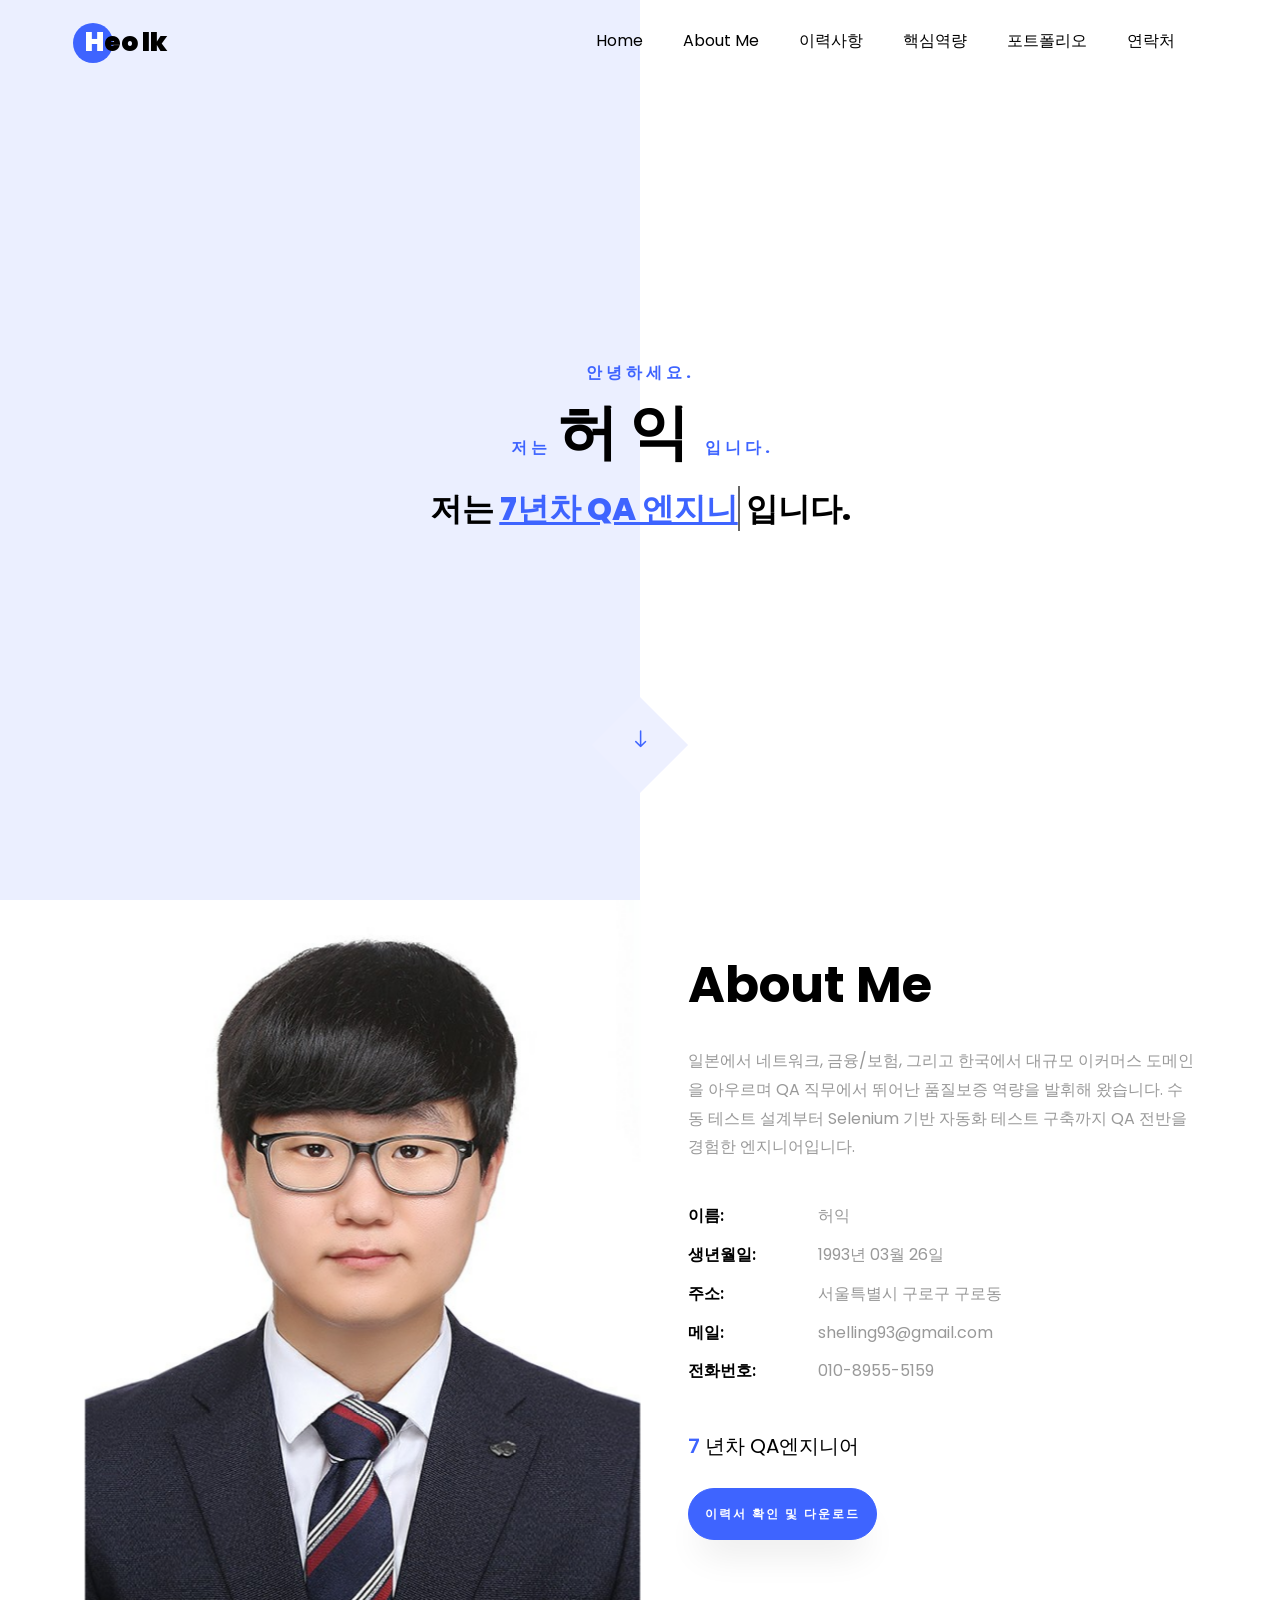
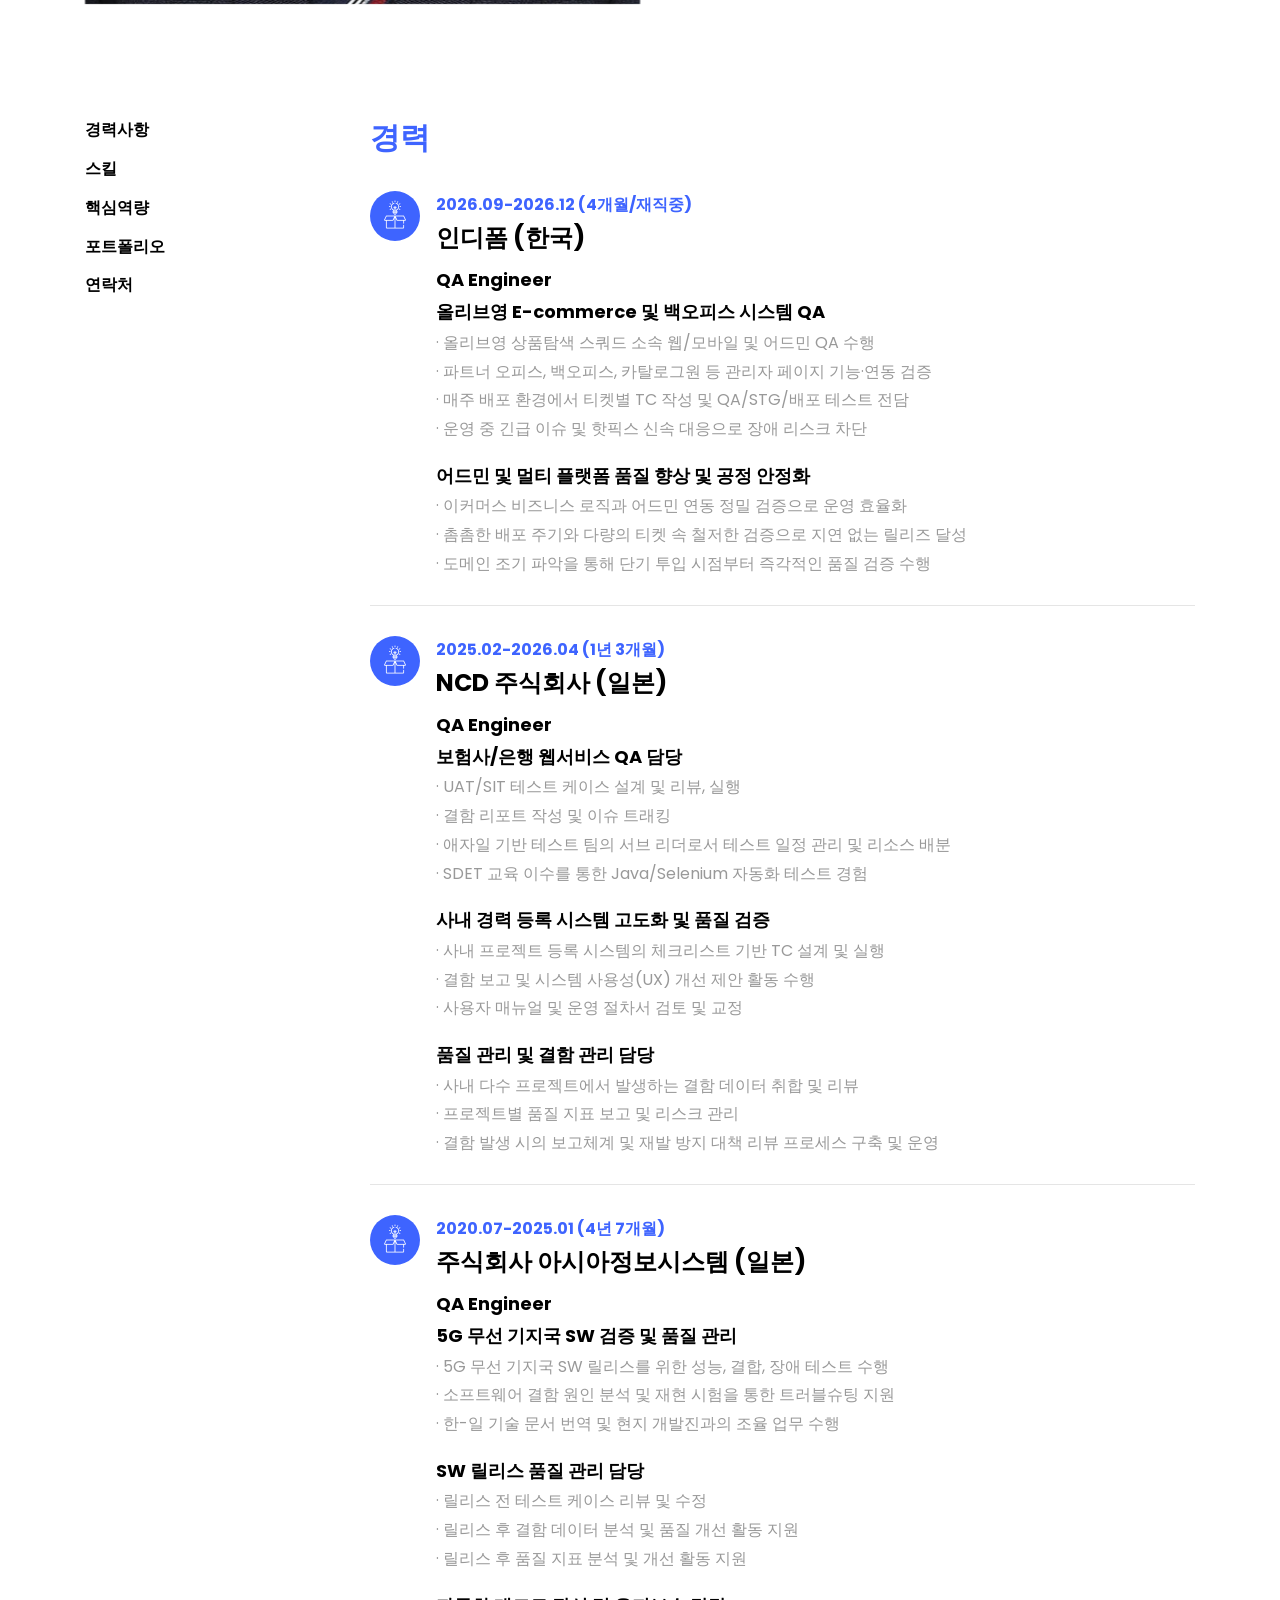
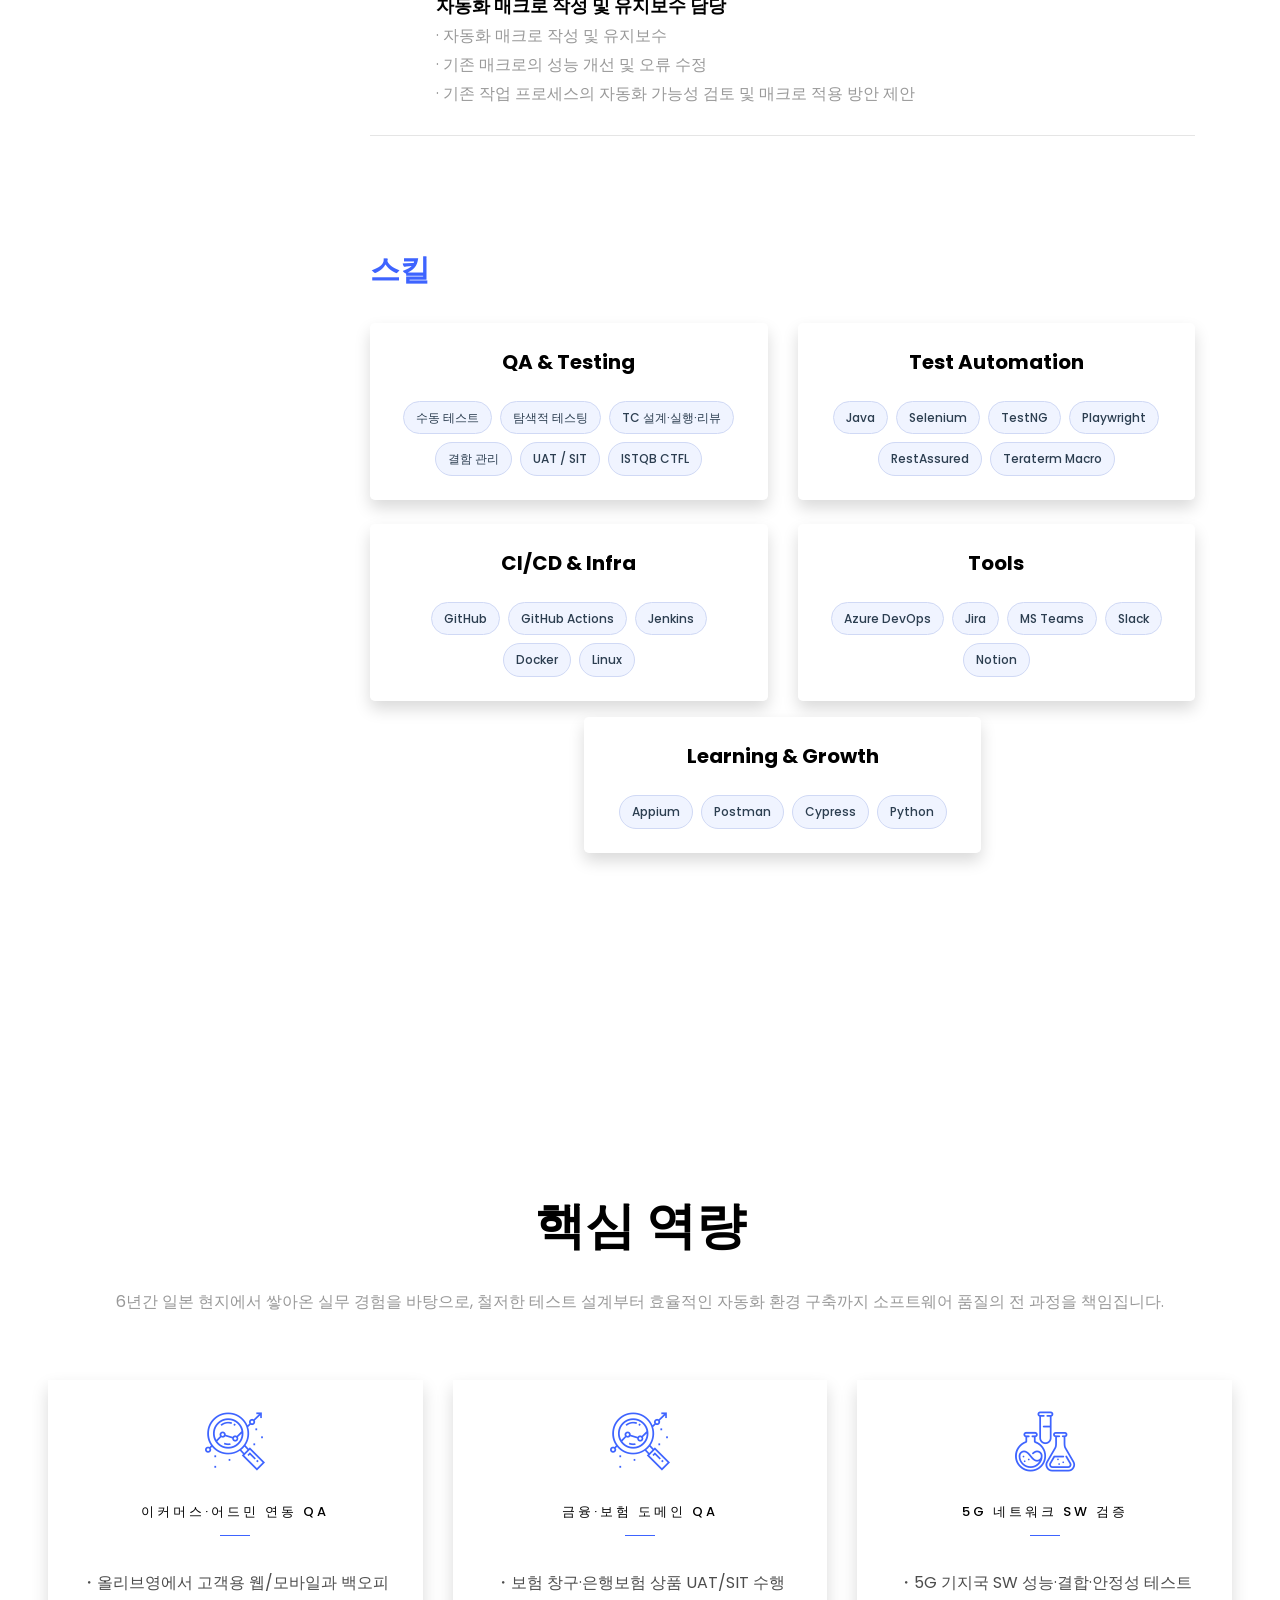
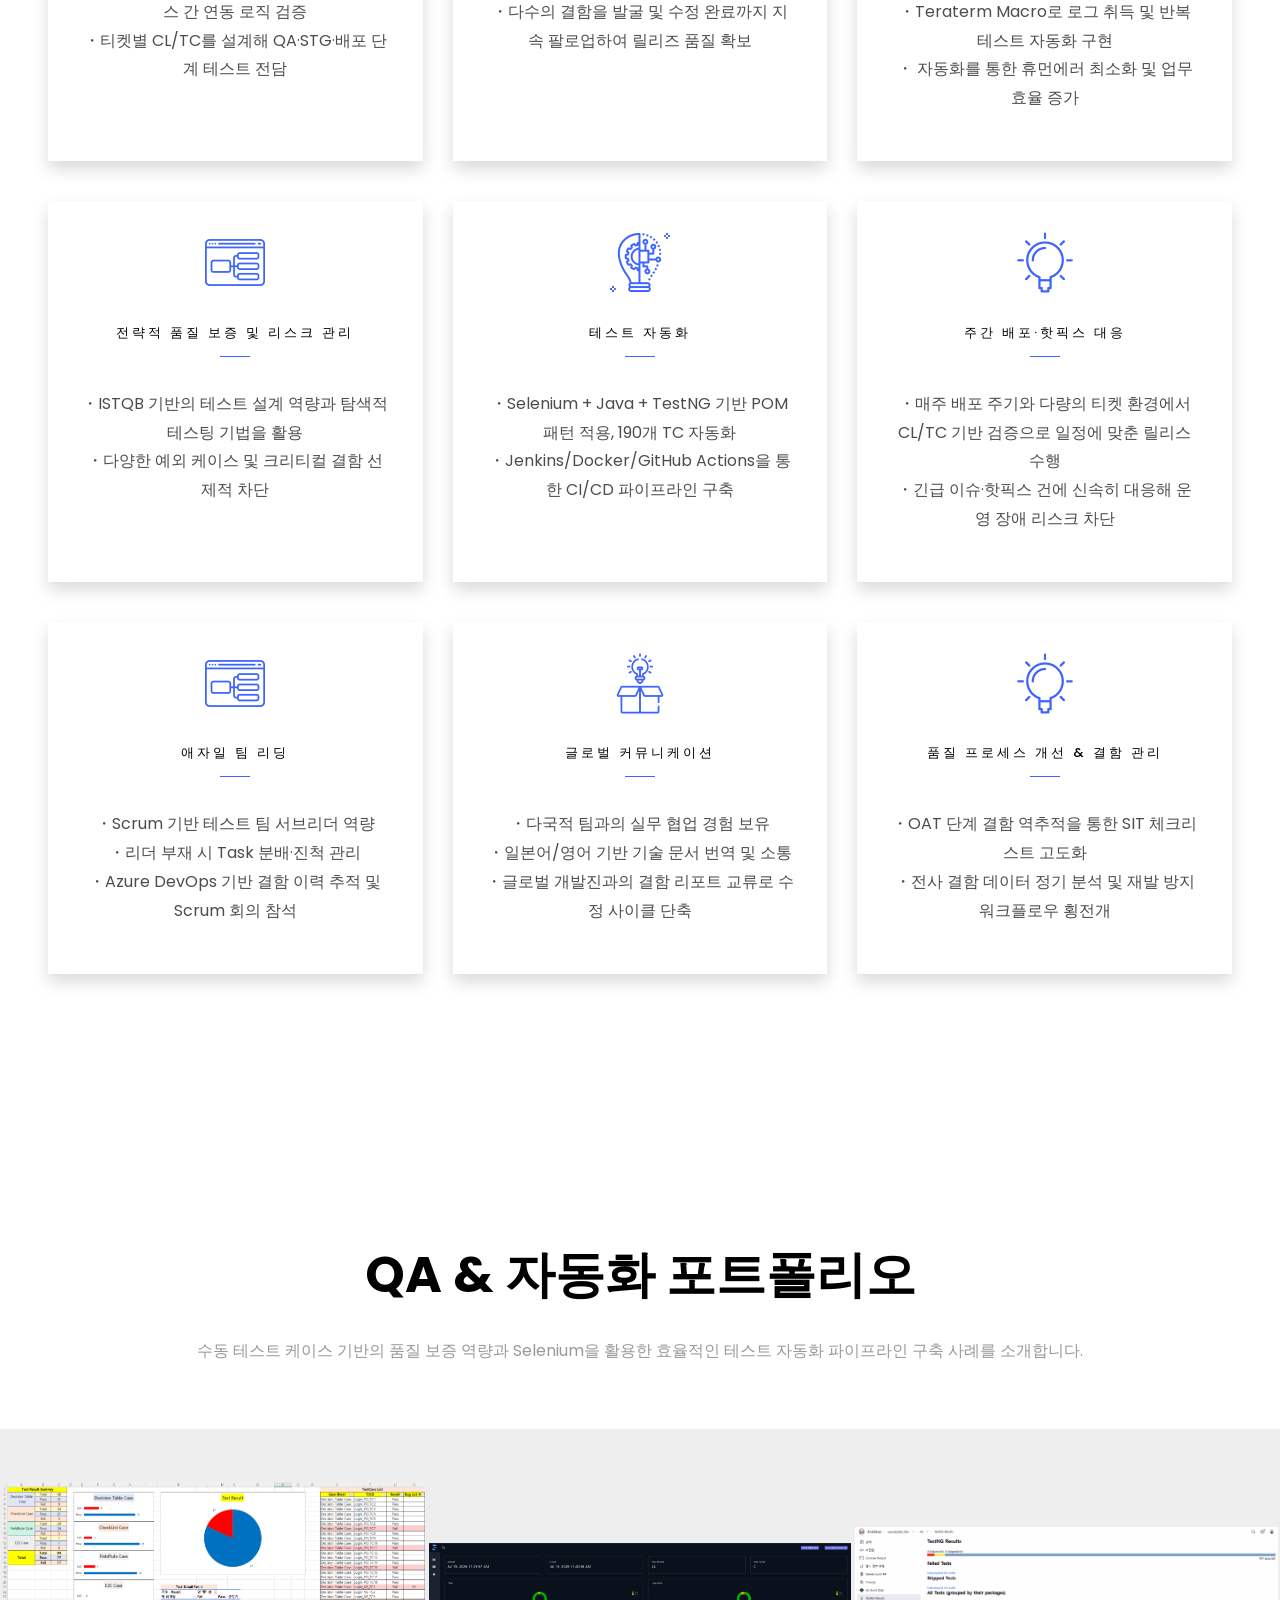
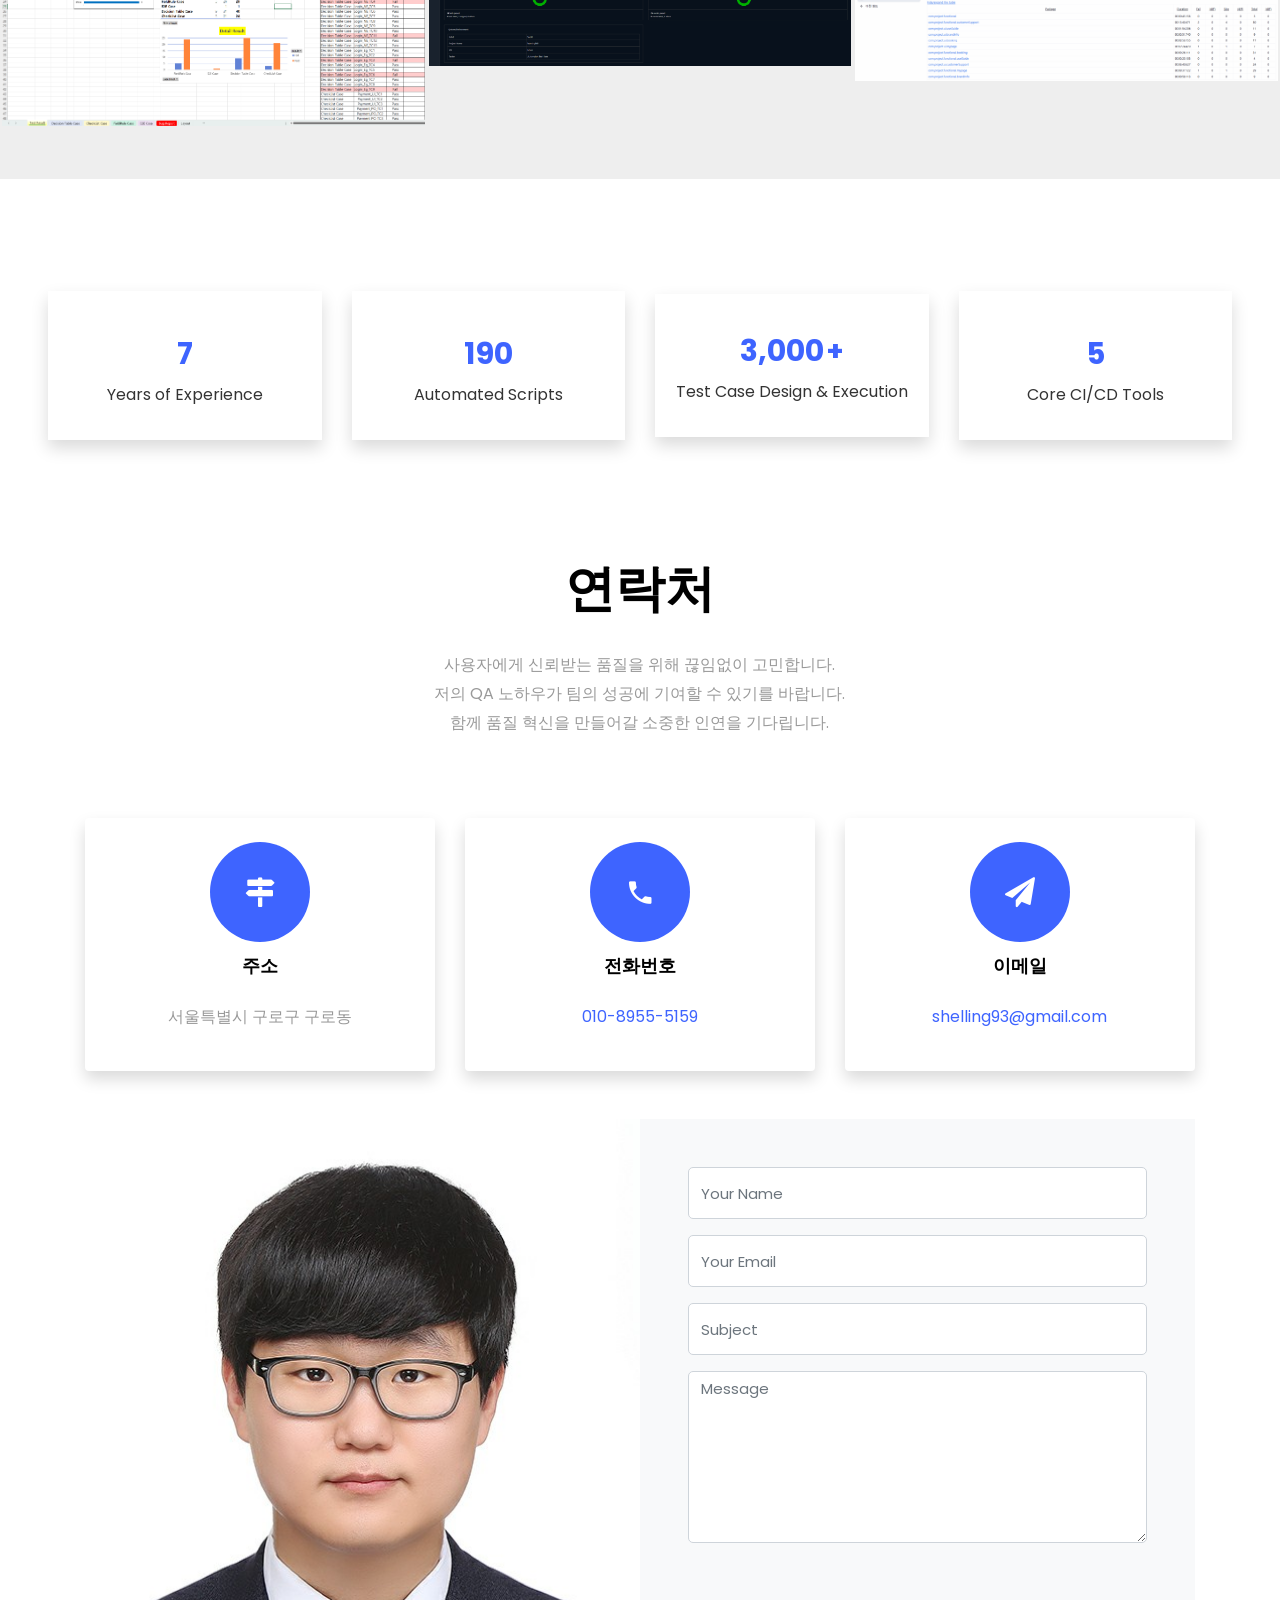
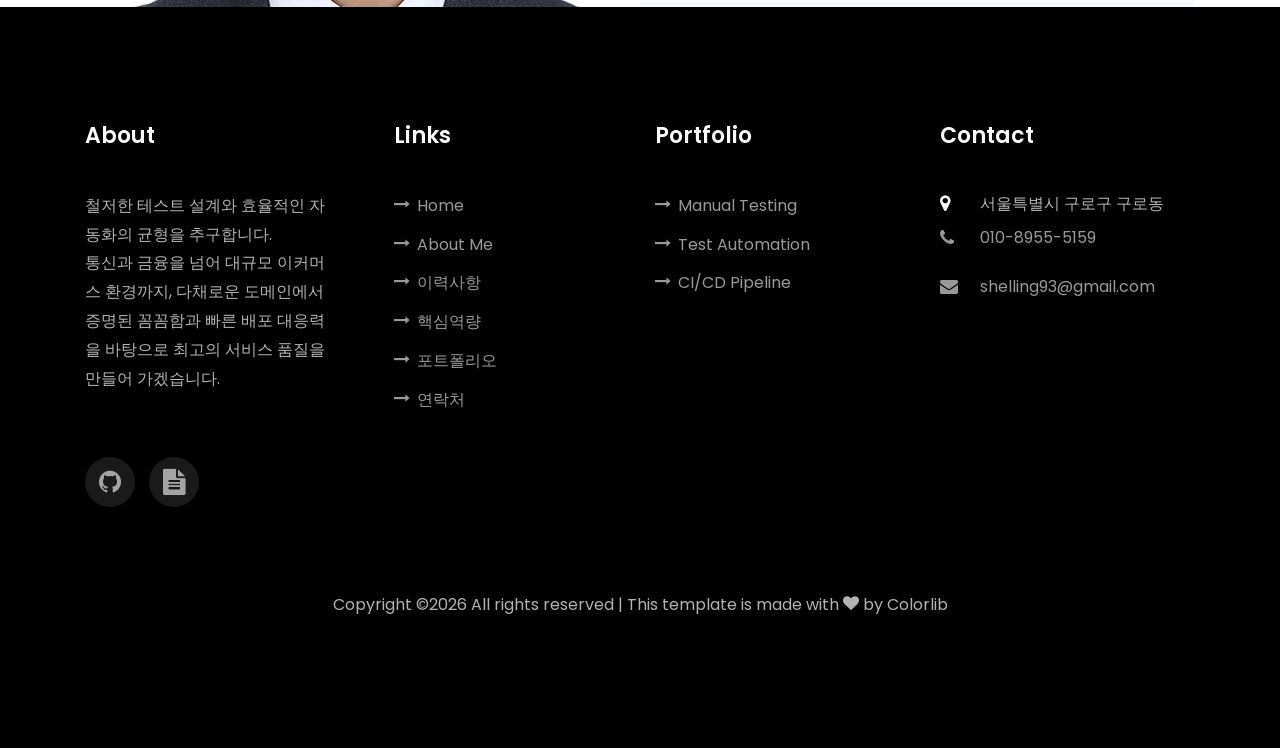
<file: index.html>
<!DOCTYPE html>
<html lang="en">
    <head>
        <title>허익의 포트폴리오</title>
        <meta charset="utf-8">
        <meta name="viewport" content="width=device-width, initial-scale=1, shrink-to-fit=no">
        <link href="https://fonts.googleapis.com/css?family=Poppins:100,200,300,400,500,600,700,800,900" rel="stylesheet">
        <link rel="stylesheet" href="css/open-iconic-bootstrap.min.css">
        <link rel="stylesheet" href="css/animate.css">
        <link rel="stylesheet" href="css/owl.carousel.min.css">
        <link rel="stylesheet" href="css/owl.theme.default.min.css">
        <link rel="stylesheet" href="css/magnific-popup.css">
        <link rel="stylesheet" href="css/aos.css">
        <link rel="stylesheet" href="css/ionicons.min.css">
        <link rel="stylesheet" href="css/flaticon.css">
        <link rel="stylesheet" href="css/icomoon.css">
        <link rel="stylesheet" href="css/style.css">
        
    </head>

	<style>
    .skill-tags {
        display: flex;
        flex-wrap: wrap;
        gap: 8px;
        justify-content: center;
        margin-top: 10px;
    }

    .skill-tag {
        display: inline-block;
        padding: 5px 12px;
        background-color: #f0f4ff;
        color: #2c3e50;
        border: 1px solid #d0d9f5;
        border-radius: 20px;
        font-size: 12px;
        font-weight: 500;
    }

    .skill-tag:hover {
        background-color: #3e64ff;
        color: #ffffff;
        border-color: #3e64ff;
    }
	</style>

    <body data-spy="scroll" data-target=".site-navbar-target" data-offset="300">
        <nav class="navbar navbar-expand-lg navbar-dark ftco_navbar ftco-navbar-light site-navbar-target" id="ftco-navbar">
            <div class="container">
                <a class="navbar-brand" href="index.html">
                    <span>H</span>eo Ik
                </a>
                <button
                    class="navbar-toggler js-fh5co-nav-toggle fh5co-nav-toggle"
                    type="button"
                    data-toggle="collapse"
                    data-target="#ftco-nav"
                    aria-controls="ftco-nav"
                    aria-expanded="false"
                    aria-label="Toggle navigation"
                >
                    <span class="oi oi-menu"></span>
                    Menu
                </button>
                <div class="collapse navbar-collapse" id="ftco-nav">
                    <ul class="navbar-nav nav ml-auto">
                        <li class="nav-item">
                            <a href="#home-section" class="nav-link">
                                <span>Home</span>
                            </a>
                        </li>
                        <li class="nav-item">
                            <a href="#about-section" class="nav-link">
                                <span>About Me</span>
                            </a>
                        </li>
                        <li class="nav-item">
                            <a href="#resume-section" class="nav-link">
                                <span>이력사항</span>
                            </a>
                        </li>
                        <li class="nav-item">
                            <a href="#services-section" class="nav-link">
                                <span>핵심역량</span>
                            </a>
                        </li>
                        <li class="nav-item">
                            <a href="#projects-section" class="nav-link">
                                <span>포트폴리오</span>
                            </a>
                        </li>
                        <li class="nav-item">
                            <a href="#contact-section" class="nav-link">
                                <span>연락처</span>
                            </a>
                        </li>
                    </ul>
                </div>
            </div>
        </nav>
        <section class="hero-wrap js-fullheight">
            <div class="overlay"></div>
            <div class="container">
                <div class="row no-gutters slider-text js-fullheight justify-content-center align-items-center">
                    <div class="col-lg-8 col-md-6 ftco-animate d-flex align-items-center">
                        <div class="text text-center">
                            <span class="subheading">안녕하세요.</span>
                            <h1>
                                <span class="subheading" style="display: inline; text-transform: none; margin-left: 5px;"> 저는 </span>
                                 허 익
                                <span class="subheading" style="display: inline; text-transform: none; margin-left: 5px;">입니다.</span>
                            </h1>
                            <h2>
                                저는
                                <span class="txt-rotate" data-period="1000" data-rotate='[ "7년차 QA 엔지니어", "통신·금융·이커머스를 아우르는 QA","기술적 효율화로 가치를 만드는 QA" ]'></span>
                                입니다.
                            </h2>
                        </div>
                    </div>
                </div>
            </div>
        </div>
        <div class="mouse">
            <a href="#" class="mouse-icon">
                <div class="mouse-wheel">
                    <span class="ion-ios-arrow-round-down"></span>
                </div>
            </a>
        </div>
    </section>
    <section class="ftco-about img ftco-section ftco-no-pt ftco-no-pb" id="about-section">
        <div class="container">
            <div class="row d-flex no-gutters">
                <div class="col-md-6 col-lg-6 d-flex">
                    <div class="img-about img d-flex align-items-stretch">
                        <div class="overlay"></div>
                        <div class="img d-flex align-self-stretch align-items-center" style="background-image:url(images/about.jpg);"></div>
                    </div>
                </div>
                <div class="col-md-6 col-lg-6 pl-md-5 py-5">
                    <div class="row justify-content-start pb-3">
                        <div class="col-md-12 heading-section ftco-animate">
                            <h1 class="big"></h1>
                            <h2 class="mb-4">About Me</h2>
                            <p>일본에서 네트워크, 금융/보험, 그리고 한국에서 대규모 이커머스 도메인을 아우르며 QA 직무에서 뛰어난 품질보증 역량을 발휘해 왔습니다. 수동 테스트 설계부터 Selenium 기반 자동화 테스트 구축까지 QA 전반을 경험한 엔지니어입니다.</p>
                            <ul class="about-info mt-4 px-md-0 px-2">
                                <li class="d-flex">
                                    <span>이름:</span>
                                    <span>허익</span>
                                </li>
                                <li class="d-flex">
                                    <span>생년월일:</span>
                                    <span>1993년 03월 26일</span>
                                </li>
                                <li class="d-flex">
                                    <span>주소:</span>
                                    <span>서울특별시 구로구 구로동</span>
                                </li>
                                <li class="d-flex">
                                    <span>메일:</span>
                                    <span>shelling93@gmail.com</span>
                                </li>
                                <li class="d-flex">
                                    <span>전화번호:</span>
                                    <span>010-8955-5159</span>
                                </li>
                            </ul>
                        </div>
                    </div>
                    <div class="counter-wrap ftco-animate d-flex mt-md-3">
                        <div class="text">
                            <p class="mb-4">
                                <span class="number" data-number="7">0</span>
                                <span>년차 QA엔지니어</span>
                            </p>
                            <p>
                                <a href="HeoIk_Resume_20261025.pdf" download class="btn btn-primary py-3 px-3">이력서 확인 및 다운로드</a>
                            </p>
                        </div>
                    </div>
                </div>
            </div>
        </div>
    </section>
    <section class="ftco-section ftco-no-pb goto-here" id="resume-section">
        <div class="container">
            <div class="row">
                <div class="col-md-3">
                    <nav id="navi">
                        <ul>
                            <li>
                                <a href="#page-2">경력사항</a>
                            </li>
                            <li>
                                <a href="#page-3">스킬</a>
                            </li>
                            <li>
                                <a href="#services-section">핵심역량</a>
                            </li>
                            <li>
                                <a href="#projects-section">포트폴리오</a>
                            </li>
                            <li>
                                <a href="#contact-section">연락처</a>
                            </li>
                        </ul>
                    </nav>
                </div>
                <div class="col-md-9">
                    <div id="page-2" class="page two">
                        <h2 class="heading">경력</h2>
                        <div class="resume-wrap d-flex ftco-animate">
                            <div class="icon d-flex align-items-center justify-content-center">
                                <span class="flaticon-ideas"></span>
                            </div>
                            <div class="text pl-3">
                                <span class="date">2026.09-2026.12 (4개월/재직중)</span>
                                <h2>인디폼 (한국)</h2>
                                <span class="position">QA Engineer
                                    <br>
                                     올리브영 E-commerce 및 백오피스 시스템  QA
                                </span>
                                <p> · 올리브영 상품탐색 스쿼드 소속 웹/모바일 및 어드민 QA 수행<br>
                                    · 파트너 오피스, 백오피스, 카탈로그원 등 관리자 페이지 기능·연동 검증<br>
                                    · 매주 배포 환경에서 티켓별 TC 작성 및 QA/STG/배포 테스트 전담<br>
                                    · 운영 중 긴급 이슈 및 핫픽스 신속 대응으로 장애 리스크 차단
                                </p>
                                <span class="position">
                                    어드민 및 멀티 플랫폼 품질 향상 및 공정 안정화
                                </span>
                                <p> · 이커머스 비즈니스 로직과 어드민 연동 정밀 검증으로 운영 효율화<br>
                                    · 촘촘한 배포 주기와 다량의 티켓 속 철저한 검증으로 지연 없는 릴리즈 달성<br>
                                    · 도메인 조기 파악을 통해 단기 투입 시점부터 즉각적인 품질 검증 수행
                                </p>
                            </div>
                        </div>
                        <div class="resume-wrap d-flex ftco-animate">
                            <div class="icon d-flex align-items-center justify-content-center">
                                <span class="flaticon-ideas"></span>
                            </div>
                            <div class="text pl-3">
                                <span class="date">2025.02-2026.04 (1년 3개월)</span>
                                <h2>NCD 주식회사 (일본)</h2>
                                <span class="position">QA Engineer
                                    <br>
                                    보험사/은행 웹서비스 QA 담당
                                </span>
                                <p> · UAT/SIT 테스트 케이스 설계 및 리뷰, 실행<br>
                                    · 결함 리포트 작성 및 이슈 트래킹<br>
                                    · 애자일 기반 테스트 팀의 서브 리더로서 테스트 일정 관리 및 리소스 배분<br>
                                    · SDET 교육 이수를 통한 Java/Selenium 자동화 테스트 경험
                                </p>
                                <span class="position">
                                    사내 경력 등록 시스템 고도화 및 품질 검증
                                </span>
                                <p> · 사내 프로젝트 등록 시스템의 체크리스트 기반 TC 설계 및 실행<br>
                                    · 결함 보고 및 시스템 사용성(UX) 개선 제안 활동 수행<br>
                                    · 사용자 매뉴얼 및 운영 절차서 검토 및 교정
                                </p>
                                <span class="position">
                                    품질 관리 및 결함 관리 담당
                                </span>
                                <p> · 사내 다수 프로젝트에서 발생하는 결함 데이터 취합 및 리뷰<br>
                                    · 프로젝트별 품질 지표 보고 및 리스크 관리<br>
                                    · 결함 발생 시의 보고체계 및 재발 방지 대책 리뷰 프로세스 구축 및 운영
                                </p>
                            </div>
                        </div>
                        <div class="resume-wrap d-flex ftco-animate">
                            <div class="icon d-flex align-items-center justify-content-center">
                                <span class="flaticon-ideas"></span>
                            </div>
                            <div class="text pl-3">
                                <span class="date">2020.07-2025.01 (4년 7개월)</span>
                                <h2>주식회사 아시아정보시스템 (일본)</h2>
                                <span class="position">QA Engineer
                                    <br>
                                    5G 무선 기지국 SW 검증 및 품질 관리
                                </span>
                                <p>	· 5G 무선 기지국 SW 릴리스를 위한 성능, 결합, 장애 테스트 수행<br>
                                    · 소프트웨어 결함 원인 분석 및 재현 시험을 통한 트러블슈팅 지원<br>
									· 한-일 기술 문서 번역 및 현지 개발진과의 조율 업무 수행
                                </p>
                                <span class="position">
                                    SW 릴리스 품질 관리 담당
                                </span>
                                <p> 
                                    · 릴리스 전 테스트 케이스 리뷰 및 수정<br>
                                    · 릴리스 후 결함 데이터 분석 및 품질 개선 활동 지원<br>
                                    · 릴리스 후 품질 지표 분석 및 개선 활동 지원
                                </p>

                                <span class="position">
                                    자동화 매크로 작성 및 유지보수 담당
                                </span>
                                <p> 
                                    · 자동화 매크로 작성 및 유지보수<br>
                                    · 기존 매크로의 성능 개선 및 오류 수정<br>
                                    · 기존 작업 프로세스의 자동화 가능성 검토 및 매크로 적용 방안 제안
                                </p>

                            </div>
                        </div>
                    </div>
                    <div id="page-3" class="page three">
                        <div id="page-3" class="page three">
                            <h2 class="heading">스킬</h2>
                            <div class="row progress-circle mb-5">
                                <!-- QA & Testing -->
                                <div class="col-lg-6 mb-4">
                                    <div class="bg-white rounded-lg shadow p-4">
                                        <h2 class="h5 font-weight-bold text-center mb-4">QA &amp; Testing</h2>
                                        <div class="text-center mb-3">
                                            <span class="flaticon-resume" style="font-size: 48px; color: #3e64ff;"></span>
                                        </div>
                                        <!-- 기술 태그 나열 -->
                                        <div class="skill-tags text-center">
                                            <span class="skill-tag">수동 테스트</span>
                                            <span class="skill-tag">탐색적 테스팅</span>
                                            <span class="skill-tag">TC 설계·실행·리뷰</span>
                                            <span class="skill-tag">결함 관리</span>
                                            <span class="skill-tag">UAT / SIT</span>
                                            <span class="skill-tag">ISTQB CTFL</span>
                                        </div>
                                    </div>
                                </div>
                                <!-- 자동화 -->
                                <div class="col-lg-6 mb-4">
                                    <div class="bg-white rounded-lg shadow p-4">
                                        <h2 class="h5 font-weight-bold text-center mb-4">Test Automation</h2>
                                        <div class="text-center mb-3">
                                            <span class="flaticon-resume" style="font-size: 48px; color: #3e64ff;"></span>
                                        </div>
                                        <!-- 기술 태그 나열 -->
                                        <div class="skill-tags text-center">
                                            <span class="skill-tag">Java</span>
                                            <span class="skill-tag">Selenium</span>
                                            <span class="skill-tag">TestNG</span>
                                            <span class="skill-tag">Playwright</span>
                                            <span class="skill-tag">RestAssured</span>
                                            <span class="skill-tag">Teraterm Macro</span>
                                        </div>
                                    </div>
                                </div>
                                <!-- CI/CD & Infra -->
                                <div class="col-lg-6 mb-3">
                                    <div class="bg-white rounded-lg shadow p-4">
                                        <h2 class="h5 font-weight-bold text-center mb-4">CI/CD &amp; Infra</h2>
                                        <div class="text-center mb-4">
                                            <span class="flaticon-resume" style="font-size: 48px; color: #3e64ff;"></span>
                                        </div>
                                        <!-- 기술 태그 나열 -->
                                        <div class="skill-tags text-center">
                                            <span class="skill-tag">GitHub</span>
                                            <span class="skill-tag">GitHub Actions</span>
                                            <span class="skill-tag">Jenkins</span>
                                            <span class="skill-tag">Docker</span>
                                            <span class="skill-tag">Linux</span>
                                        </div>
                                    </div>
                                </div>
                                <!-- Tools  -->
                                <div class="col-lg-6 mb-3">
                                    <div class="bg-white rounded-lg shadow p-4">
                                        <h2 class="h5 font-weight-bold text-center mb-4">Tools</h2>
                                        <div class="text-center mb-4">
                                            <span class="flaticon-resume" style="font-size: 48px; color: #3e64ff;"></span>
                                        </div>
                                        <!-- 기술 태그 나열 -->
                                        <div class="skill-tags text-center">
                                            <span class="skill-tag">Azure DevOps</span>
                                            <span class="skill-tag">Jira</span>
                                            <span class="skill-tag">MS Teams</span>
                                            <span class="skill-tag">Slack</span>
                                            <span class="skill-tag">Notion</span>
                                        </div>
                                    </div>
                                </div>
                                <!-- Learning & Growth -->
                                <div class="col-lg-6 mb-3 mx-auto">
                                    <div class="bg-white rounded-lg shadow p-4 h-100">
                                        <h2 class="h5 font-weight-bold text-center mb-4">Learning &amp; Growth</h2>
                                        <div class="text-center mb-4">
                                            <span class="flaticon-resume" style="font-size: 48px; color: #3e64ff;"></span>
                                        </div>
                                        <!-- 기술 태그 나열 -->
                                        <div class="skill-tags text-center">
                                            <span class="skill-tag">Appium</span>
                                            <span class="skill-tag">Postman</span>
                                            <span class="skill-tag">Cypress</span>
                                            <span class="skill-tag">Python</span>
                                        </div>
                                    </div>
                                </div>
                            </div>
                        </div>
                </div>
            </div>
        </section>
        <section class="ftco-section" id="services-section">
            <div class="container-fluid px-md-5">
                <div class="row justify-content-center py-5 mt-5">
                    <div class="col-md-12 heading-section text-center ftco-animate">
                        <h1 class="big big-2"></h1>
                        <h2 class="mb-4">핵심 역량</h2>
                        <p>6년간 일본 현지에서 쌓아온 실무 경험을 바탕으로, 철저한 테스트 설계부터 효율적인 자동화 환경 구축까지 소프트웨어 품질의 전 과정을 책임집니다.</p>
                    </div>
                </div>
                <div class="row">
                    <div class="col-md-4 text-center d-flex ftco-animate">
                        <a href="#" class="services-1 shadow">
                            <span class="icon">
                                <i class="flaticon-analysis"></i>
                            </span>
                            <div class="desc">
                                <h3 class="mb-5">이커머스·어드민 연동 QA</h3>
                                <p>・올리브영에서 고객용 웹/모바일과 백오피스 간 연동 로직 검증<br>
                                    ・티켓별 CL/TC를 설계해 QA·STG·배포 단계 테스트 전담
                                </p>
                            </div>
                        </a>
                    </div>
                    <div class="col-md-4 text-center d-flex ftco-animate">
                        <a href="#" class="services-1 shadow">
                            <span class="icon">
                                <i class="flaticon-analysis"></i>
                            </span>
                            <div class="desc">
                                <h3 class="mb-5">금융·보험 도메인 QA</h3>
                                <p>・보험 창구·은행보험 상품 UAT/SIT 수행 <br>
                                    ・다수의 결함을 발굴 및 수정 완료까지 지속 팔로업하여 릴리즈 품질 확보
                                </p>
                            </div>
                        </a>
                    </div>
                    <div class="col-md-4 text-center d-flex ftco-animate">
                        <a href="#" class="services-1 shadow">
                            <span class="icon">
                                <i class="flaticon-flasks"></i>
                            </span>
                            <div class="desc">
                                <h3 class="mb-5">5G 네트워크 SW 검증</h3>
                                <p>・5G 기지국 SW 성능·결합·안정성 테스트<br>
                                    ・Teraterm Macro로 로그 취득 및 반복 테스트 자동화 구현<br>
                                    ・ 자동화를 통한 휴먼에러 최소화 및 업무효율 증가
                                </p>
                            </div>
                        </a>
                    </div>
                    <div class="col-md-4 text-center d-flex ftco-animate">
                        <a href="#" class="services-1 shadow">
                            <span class="icon">
                                <i class="flaticon-ux-design"></i>
                            </span>
                            <div class="desc">
                                <h3 class="mb-5">전략적 품질 보증 및 리스크 관리</h3>
                                <p>・ISTQB 기반의 테스트 설계 역량과 탐색적 테스팅 기법을 활용<br>
                                    ・다양한 예외 케이스 및 크리티컬 결함 선제적 차단
                                </p>
                            </div>
                        </a>
                    </div>
                    <div class="col-md-4 text-center d-flex ftco-animate">
                        <a href="#" class="services-1 shadow">
                            <span class="icon">
                                <i class="flaticon-innovation"></i>
                            </span>
                            <div class="desc">
                                <h3 class="mb-5">테스트 자동화</h3>
                                <p>・Selenium + Java + TestNG 기반 POM 패턴 적용, 190개 TC 자동화<br>
                                    ・Jenkins/Docker/GitHub Actions을 통한 CI/CD 파이프라인 구축
                                </p>
                            </div>
                        </a>
                    </div>
                    <div class="col-md-4 text-center d-flex ftco-animate">
                        <a href="#" class="services-1 shadow">
                            <span class="icon">
                                <i class="flaticon-idea"></i>
                            </span>
                            <div class="desc">
                                <h3 class="mb-5">주간 배포·핫픽스 대응</h3>
                                <p>・매주 배포 주기와 다량의 티켓 환경에서 CL/TC 기반 검증으로 일정에 맞춘 릴리스 수행<br>
                                    ・긴급 이슈·핫픽스 건에 신속히 대응해 운영 장애 리스크 차단
                                </p>
                            </div>
                        </a>
                    </div>
                    <div class="col-md-4 text-center d-flex ftco-animate">
                        <a href="#" class="services-1 shadow">
                            <span class="icon">
                                <i class="flaticon-ux-design"></i>
                            </span>
                            <div class="desc">
                                <h3 class="mb-5">애자일 팀 리딩</h3>
                                <p>
                                    ・Scrum 기반 테스트 팀 서브리더 역량
                                    <br>
                                    ・리더 부재 시 Task 분배·진척 관리
                                    <br>
                                    ・Azure DevOps 기반 결함 이력 추적 및 Scrum 회의 참석
                                </p>
                            </div>
                        </a>
                    </div>
                    <div class="col-md-4 text-center d-flex ftco-animate">
                        <a href="#" class="services-1 shadow">
                            <span class="icon">
                                <i class="flaticon-ideas"></i>
                            </span>
                            <div class="desc">
                                <h3 class="mb-5">글로벌 커뮤니케이션</h3>
                                <p>
                                    ・다국적 팀과의 실무 협업 경험 보유
                                    <br>
                                    ・일본어/영어 기반 기술 문서 번역 및 소통
                                    <br>
                                    ・글로벌 개발진과의 결함 리포트 교류로 수정 사이클 단축
                                </p>
                            </div>
                        </a>
                    </div>
                    <div class="col-md-4 text-center d-flex ftco-animate">
                        <a href="#" class="services-1 shadow">
                            <span class="icon">
                                <i class="flaticon-idea"></i>
                            </span>
                            <div class="desc">
                                <h3 class="mb-5">품질 프로세스 개선 & 결함 관리</h3>
                                <p>
                                    ・OAT 단계 결함 역추적을 통한 SIT 체크리스트 고도화
                                    <br>
                                    ・전사 결함 데이터 정기 분석 및 재발 방지 워크플로우 횡전개
                                </p>
                            </div>
                        </a>
                    </div>
                </div>
            </div>
        </section>
        
        <section class="ftco-section ftco-project" id="projects-section">
            <div class="container-fluid px-md-0">
                <div class="row no-gutters justify-content-center pb-5">
                    <div class="col-md-12 heading-section text-center ftco-animate">
                        <h1 class="big big-2"></h1>
                        <h2 class="mb-4">QA & 자동화 포트폴리오</h2>
                        <p>수동 테스트 케이스 기반의 품질 보증 역량과 Selenium을 활용한 효율적인 테스트 자동화 파이프라인 구축 사례를 소개합니다.</p>
                    </div>
                </div>
                <div class="row no-gutters">
                    <div class="col-md-4">
                        <div class="project img ftco-animate d-flex justify-content-center align-items-center" style="background-image: url(images/TestResult.png);background-position: center;background-size: contain;border: 2px solid #eeeeee;background-color: #eeeeee;">
                            <div class="overlay"></div>
                            <div class="text text-center p-4">
                                <h3>
                                    <a href="#">로그인 및 E2E TC 포트폴리오</a>
                                </h3>
                                <span>Excel</span>
                                <P>Test Case Design·Bug Report·Test Result</P>
                                <P>약 70개 TC 작성(Positive/Negative/Edge/FieldRule/E2E)
                                    <br>
                                    결함 리포트, 피벗 테이블 결과 요약 포함
                                </P>
                                <a href="https://docs.google.com/spreadsheets/d/1pNVuE0GMCEaa9kHv6DNDhbtO-PQ7gxnG/edit?usp=sharing&ouid=104940409233108442960&rtpof=true&sd=true" target="_blank" class="project-btn">문서 보기</a>
                                <a href="QA_TestCase_Portfolio.xlsx" download class="project-btn">다운로드</a>
                            </div>
                        </div>
                    </div>
                    <div class="col-md-4">
                        <div class="project img ftco-animate d-flex justify-content-center align-items-center" style="background-image: url(images/GithubAction_Report.png);background-position: center;background-size: contain;border: 2px solid #eeeeee;background-color: #eeeeee;">
                            <div class="overlay"></div>
                            <div class="text text-center p-4">
                                <h3>
                                    <a href="#">Selenium 자동화 테스트</a>
                                </h3>
                                <span>GitHub</span>
                                <P>Java · Selenium · TestNG ·
                                    <br>
                                    Jenkins · Docker · GitHub Actions
                                </P>
                                <a href="https://github.com/heoik93/selenium-java-automation" target="_blank" class="project-btn">GitHub 보기</a>
                                <a href="https://heoik93.github.io/selenium-java-automation/" target="_blank" class="project-btn">테스트 리포트 보기</a>
                            </div>
                        </div>
                    </div>
                    <div class="col-md-4">
                        <div class="project img ftco-animate d-flex justify-content-center align-items-center" style="background-image: url(images/Jenkins_Report.png);background-position: center;background-size: contain;border: 2px solid #eeeeee;background-color: #eeeeee;">
                            <div class="overlay"></div>
                            <div class="text text-center p-4">
                                <h3>
                                    <a href="#">CI/CD 파이프라인 구축</a>
                                </h3>
                                <span>Jenkins</span>
                                <P>로컬환경의 자동화 파이프라인 구축 완료</P>
                            </div>
                        </div>
                    </div>
                </div>
            </div>
        </section>
        
        <section class="ftco-section ftco-no-pt ftco-no-pb ftco-counter img" id="section-counter">
        <div class="container-fluid px-md-5">
        <div class="row d-md-flex align-items-center">
            <div class="col-md d-flex justify-content-center counter-wrap ftco-animate">
                <div class="block-18 shadow">
                    <div class="text">
                        <div class="d-flex justify-content-center align-items-end" style="height: 60px;">
                            <strong class="number" data-number="7">0</strong>
                        </div>
                        <span>Years of Experience</span>
                    </div>
                </div>
            </div>
            <div class="col-md d-flex justify-content-center counter-wrap ftco-animate">
                <div class="block-18 shadow">
                    <div class="text">
                        <div class="d-flex justify-content-center align-items-end" style="height: 60px;">
                            <strong class="number" data-number="190">0</strong>
                        </div>
                        <span>Automated Scripts</span>
                    </div>
                </div>
            </div>
            <div class="col-md d-flex justify-content-center counter-wrap ftco-animate">
                <div class="block-18 shadow">
                    <div class="text">
                         <div class="d-flex justify-content-center align-items-baseline">
                             <strong class="number" data-number="3000">0</strong>
                              <span style="font-size: 28px; font-weight: bold; color: #3e64ff; margin-left: 2px;">+</span>
                         </div>
                        <span>Test Case Design & Execution</span>
                    </div>
                </div>
            </div>
            <div class="col-md d-flex justify-content-center counter-wrap ftco-animate">
                <div class="block-18 shadow">
                    <div class="text">
                        <div class="d-flex justify-content-center align-items-end" style="height: 60px;">
                            <strong class="number" data-number="5">0</strong>
                        </div>
                        <span>Core CI/CD Tools</span>
                    </div>
                </div>
            </div>
        </div>
    </div>
</section>

<section class="ftco-section contact-section ftco-no-pb" id="contact-section">
            <div class="container">
                <div class="row justify-content-center mb-5 pb-3">
                    <div class="col-md-7 heading-section text-center ftco-animate">
                        <h1 class="big big-2"></h1>
                        <h2 class="mb-4">연락처</h2>
                        <p>사용자에게 신뢰받는 품질을 위해 끊임없이 고민합니다. <br>
                         저의 QA 노하우가 팀의 성공에 기여할 수 있기를 바랍니다. <br>
                         함께 품질 혁신을 만들어갈 소중한 인연을 기다립니다.</p>
                    </div>
                </div>

                <div class="row d-flex contact-info mb-5 justify-content-center">
                    <div class="col-md-6 col-lg-4 d-flex ftco-animate">
                        <div class="align-self-stretch box text-center p-4 shadow">
                            <div class="icon d-flex align-items-center justify-content-center">
                                <span class="icon-map-signs"></span>
                            </div>
                            <div>
                                <h3 class="mb-4">주소</h3>
                                <p>서울특별시 구로구 구로동</p>
                            </div>
                        </div>
                    </div>
                    <div class="col-md-6 col-lg-4 d-flex ftco-animate">
                        <div class="align-self-stretch box text-center p-4 shadow">
                            <div class="icon d-flex align-items-center justify-content-center">
                                <span class="icon-phone2"></span>
                            </div>
                            <div>
                                <h3 class="mb-4">전화번호</h3>
                                <p><a href="tel://01089555159">010-8955-5159</a></p>
                            </div>
                        </div>
                    </div>
                    <div class="col-md-6 col-lg-4 d-flex ftco-animate">
                        <div class="align-self-stretch box text-center p-4 shadow">
                            <div class="icon d-flex align-items-center justify-content-center">
                                <span class="icon-paper-plane"></span>
                            </div>
                            <div>
                                <h3 class="mb-4">이메일</h3>
                                <p><a href="mailto:shelling93@gmail.com">shelling93@gmail.com</a></p>
                            </div>
                        </div>
                    </div>
                </div>

                <div class="row no-gutters block-9">
                    <div class="col-md-6 order-md-last d-flex">
                        <form action="#" class="bg-light p-4 p-md-5 contact-form">
                            <div class="form-group">
                                <input type="text" class="form-control" placeholder="Your Name">
                            </div>
                            <div class="form-group">
                                <input type="text" class="form-control" placeholder="Your Email">
                            </div>
                            <div class="form-group">
                                <input type="text" class="form-control" placeholder="Subject">
                            </div>
                            <div class="form-group">
                                <textarea name="" id="" cols="30" rows="7" class="form-control" placeholder="Message"></textarea>
                            </div>
                            <!-- <div class="form-group">
                                <input type="submit" value="Send Message" class="btn btn-primary py-3 px-5">
                            </div> -->
                        </form>
                    </div>
                    <div class="col-md-6 d-flex">
                        <div class="img" style="background-image: url(images/about.jpg); width: 100%;"></div>
                    </div>
                </div> </div> </section> <footer class="ftco-footer ftco-section">
            <div class="container">
                <div class="row mb-5">
                    <div class="col-md">
                        <div class="ftco-footer-widget mb-4">
                            <h2 class="ftco-heading-2">About</h2>
                            <p>철저한 테스트 설계와 효율적인 자동화의 균형을 추구합니다. <br>
                                통신과 금융을 넘어 대규모 이커머스 환경까지,
                                다채로운 도메인에서 증명된 꼼꼼함과 빠른 배포 대응력을 바탕으로
                                최고의 서비스 품질을 만들어 가겠습니다.</p>
                            <ul class="ftco-footer-social list-unstyled float-md-left float-lft mt-5">
                                <li class="ftco-animate"><a href="https://github.com/heoik93/selenium-java-automation"><span class="icon-github"></span></a></li>
                                <li class="ftco-animate"><a href="https://www.jobkorea.co.kr/User/Resume/View?rNo=16684973"><span class="icon-file-text"></span></a></li>
                            </ul>
                        </div>
                    </div>
                    <div class="col-md">
                        <div class="ftco-footer-widget mb-4 ml-md-4">
                            <h2 class="ftco-heading-2">Links</h2>
                            <ul class="list-unstyled">
                                <li><a href="#home-section"><span class="icon-long-arrow-right mr-2"></span>Home</a></li>
                                <li><a href="#about-section"><span class="icon-long-arrow-right mr-2"></span>About Me</a></li>
                                <li><a href="#resume-section"><span class="icon-long-arrow-right mr-2"></span>이력사항</a></li>
                                <li><a href="#services-section"><span class="icon-long-arrow-right mr-2"></span>핵심역량</a></li>
                                <li><a href="#projects-section"><span class="icon-long-arrow-right mr-2"></span>포트폴리오</a></li>
                                <li><a href="#contact-section"><span class="icon-long-arrow-right mr-2"></span>연락처</a></li>
                            </ul>
                        </div>
                    </div>
                    <div class="col-md">
                        <div class="ftco-footer-widget mb-4">
                            <h2 class="ftco-heading-2">Portfolio</h2>
                            <ul class="list-unstyled">
                                <li><a href="#projects-section"><span class="icon-long-arrow-right mr-2"></span>Manual Testing</a></li>
                                <li><a href="#projects-section"><span class="icon-long-arrow-right mr-2"></span>Test Automation</a></li>
                                <li><a href="#projects-section"><span class="icon-long-arrow-right mr-2"></span>CI/CD Pipeline</a></li>
                            </ul>
                        </div>
                    </div>
                    <div class="col-md">
                        <div class="ftco-footer-widget mb-4">
                            <h2 class="ftco-heading-2">Contact</h2>
                            <div class="block-23 mb-3">
                                <ul>
                                    <li><span class="icon icon-map-marker"></span><span class="text">서울특별시 구로구 구로동</span></li>
                                    <li><a href="#contact-section"><span class="icon icon-phone"></span><span class="text">010-8955-5159</span></a></li>
                                    <li><a href="#contact-section"><span class="icon icon-envelope"></span><span class="text">shelling93@gmail.com</span></a></li>
                                </ul>
                            </div>
                        </div>
                    </div>
                </div>
                <div class="row">
                    <div class="col-md-12 text-center">
                        <p><!-- Link back to Colorlib can't be removed. Template is licensed under CC BY 3.0. -->
  Copyright &copy;<script>document.write(new Date().getFullYear());</script> All rights reserved | This template is made with <i class="icon-heart color-danger" aria-hidden="true"></i> by <a href="https://colorlib.com" target="_blank">Colorlib</a>
  <!-- Link back to Colorlib can't be removed. Template is licensed under CC BY 3.0. --></p>
                    </div>
                </div>
            </div>
        </footer>
        <!-- loader -->
        <div id="ftco-loader" class="show fullscreen">
            <svg class="circular" width="48px" height="48px">
                <circle
                    class="path-bg"
                    cx="24"
                    cy="24"
                    r="22"
                    fill="none"
                    stroke-width="4"
                    stroke="#eeeeee"
                />
                <circle
                    class="path"
                    cx="24"
                    cy="24"
                    r="22"
                    fill="none"
                    stroke-width="4"
                    stroke-miterlimit="10"
                    stroke="#F96D00"
                />
            </svg>
        </div>
        <script src="js/jquery.min.js"></script>
        <script src="js/jquery-migrate-3.0.1.min.js"></script>
        <script src="js/popper.min.js"></script>
        <script src="js/bootstrap.min.js"></script>
        <script src="js/jquery.easing.1.3.js"></script>
        <script src="js/jquery.waypoints.min.js"></script>
        <script src="js/jquery.stellar.min.js"></script>
        <script src="js/owl.carousel.min.js"></script>
        <script src="js/jquery.magnific-popup.min.js"></script>
        <script src="js/aos.js"></script>
        <script src="js/jquery.animateNumber.min.js"></script>
        <script src="js/scrollax.min.js"></script>
        <script src="js/main.js"></script>
    </body>
</html>
</file>
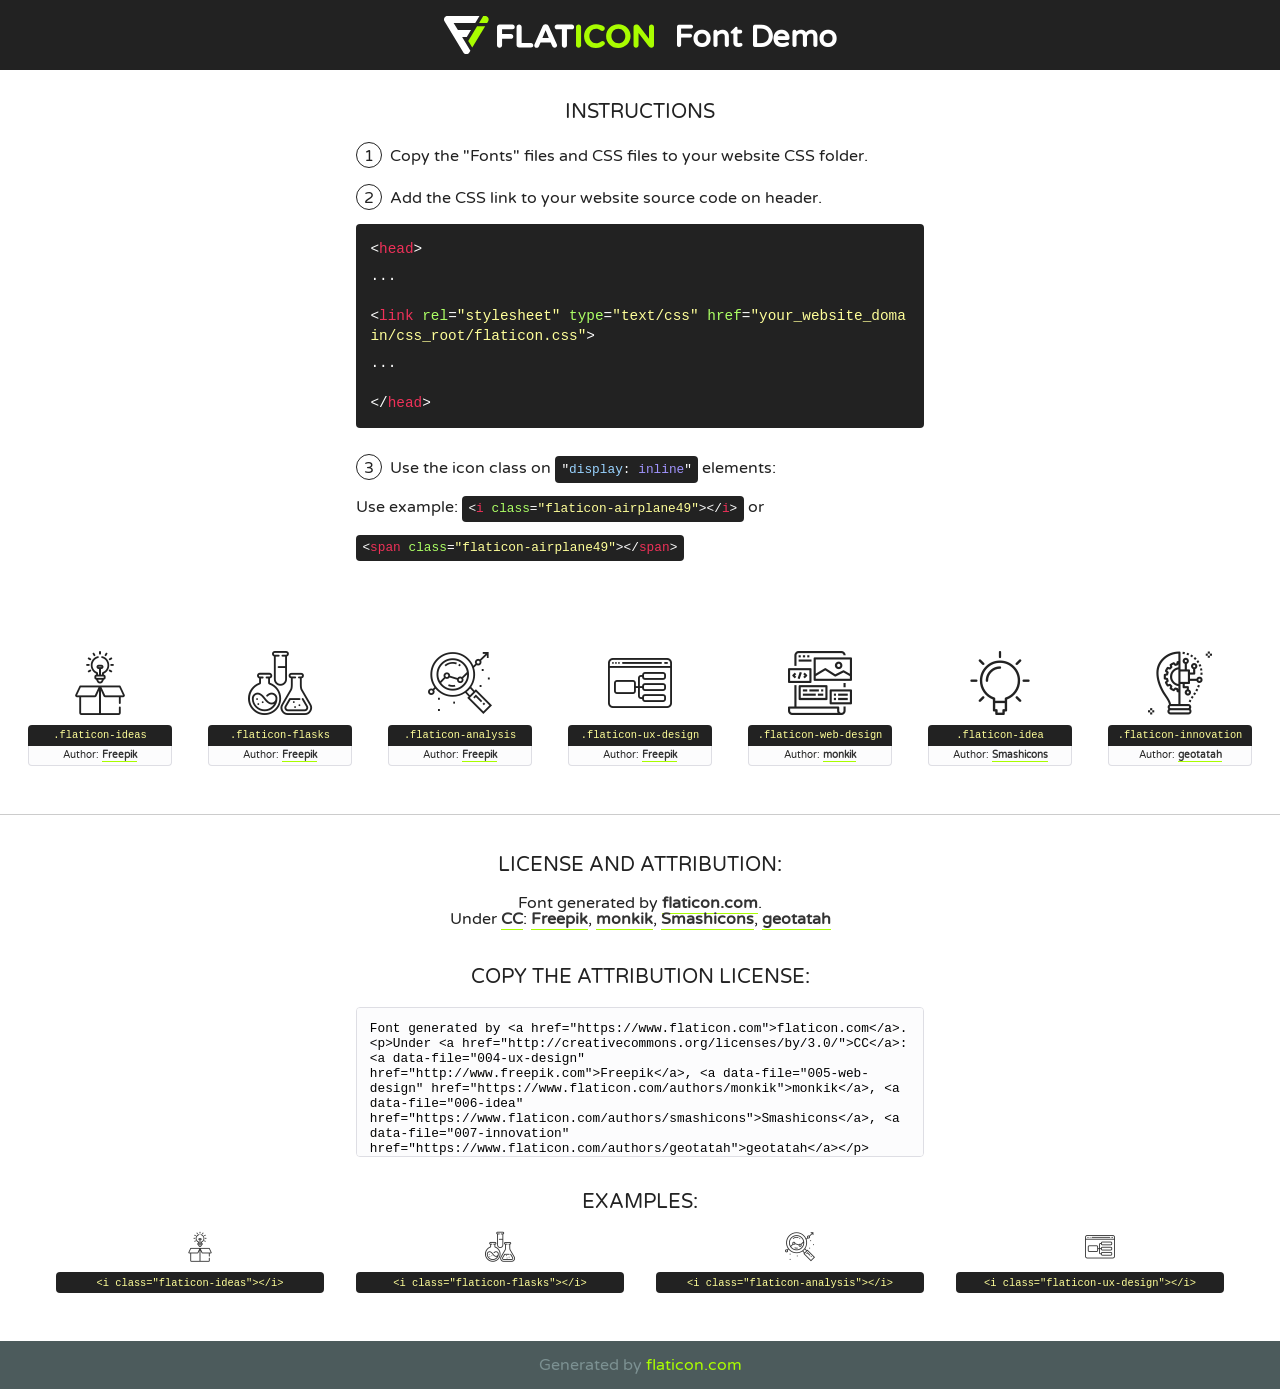
<file: fonts/flaticon/font/flaticon.html>
<!DOCTYPE html>
<!--
  Flaticon icon font: Flaticon
  Creation date: 20/03/2019 02:18
-->
<html>
<!DOCTYPE html>
<html>

<head>
    <title>Flaticon WebFont</title>
    <link href="http://fonts.googleapis.com/css?family=Varela+Round" rel="stylesheet" type="text/css" />
    <link rel="stylesheet" type="text/css" href="flaticon.css">
    <meta charset="UTF-8">
    <style>
    html, body, div, span, applet, object, iframe,
    h1, h2, h3, h4, h5, h6, p, blockquote, pre,
    a, abbr, acronym, address, big, cite, code,
    del, dfn, em, img, ins, kbd, q, s, samp,
    small, strike, strong, sub, sup, tt, var,
    b, u, i, center,
    dl, dt, dd, ol, ul, li,
    fieldset, form, label, legend,
    table, caption, tbody, tfoot, thead, tr, th, td,
    article, aside, canvas, details, embed, 
    figure, figcaption, footer, header, hgroup, 
    menu, nav, output, ruby, section, summary,
    time, mark, audio, video {
        margin: 0;
        padding: 0;
        border: 0;
        font-size: 100%;
        font: inherit;
        vertical-align: baseline;
    }
    /* HTML5 display-role reset for older browsers */
    article, aside, details, figcaption, figure, 
    footer, header, hgroup, menu, nav, section {
        display: block;
    }
    body {
        line-height: 1;
    }
    ol, ul {
        list-style: none;
    }
    blockquote, q {
        quotes: none;
    }
    blockquote:before, blockquote:after,
    q:before, q:after {
        content: '';
        content: none;
    }
    table {
        border-collapse: collapse;
        border-spacing: 0;
    }
    body {
        font-family: 'Varela Round', Helvetica, Arial, sans-serif;
        font-size: 16px;
        color: #222;
    }
    a {
        color: #333;
        border-bottom: 1px solid #a9fd00;
        font-weight: bold;
        text-decoration: none;
    }
    * {
        -moz-box-sizing: border-box;
        -webkit-box-sizing: border-box;
        box-sizing: border-box;
        margin: 0;
        padding: 0;
    }
    [class^="flaticon-"]:before, [class*=" flaticon-"]:before, [class^="flaticon-"]:after, [class*=" flaticon-"]:after {
        font-family: Flaticon;
        font-size: 30px;
        font-style: normal;
        margin-left: 20px;
        color: #333;
    }
    .wrapper {
        max-width: 600px;
        margin: auto;
        padding: 0 1em;
    }
    .title {
        font-size: 1.25em;
        text-align: center;
        margin-bottom: 1em;
        text-transform: uppercase;
    }
    header {
        text-align: center;
        background-color: #222;
        color: #fff;
        padding: 1em;
    }
    header .logo {
        width: 210px;
        height: 38px;
        display: inline-block;
        vertical-align: middle;
        margin-right: 1em;
        border: none;
    }
    header strong {
        font-size: 1.95em;
        font-weight: bold;
        vertical-align: middle;
        margin-top: 5px;
        display: inline-block;
    }
    .demo {
        margin: 2em auto;
        line-height: 1.25em;
    }
    .demo ul li {
        margin-bottom: 1em;
    }
    .demo ul li .num {
        color: #222;
        border-radius: 20px;
        display: inline-block;
        width: 26px;
        padding: 3px;
        height: 26px;
        text-align: center;
        margin-right: 0.5em;
        border: 1px solid #222;
    }
    .demo ul li code {
        background-color: #222;
        border-radius: 4px;
        padding: 0.25em 0.5em;
        display: inline-block;
        color: #fff;
        font-family: Consolas,Monaco,Lucida Console,Liberation Mono,DejaVu Sans Mono,Bitstream Vera Sans Mono,Courier New, monospace;
        font-weight: lighter;
        margin-top: 1em;
        font-size: 0.8em;
        word-break: break-all;
    }
    .demo ul li code.big {
        padding: 1em;
        font-size: 0.9em;
    }
    .demo ul li code .red {
        color: #EF3159;
    }
    .demo ul li code .green {
        color: #ACFF65;
    }
    .demo ul li code .yellow {
        color: #FFFF99;
    }
    .demo ul li code .blue {
        color: #99D3FF;
    }
    .demo ul li code .purple {
        color: #A295FF;
    }
    .demo ul li code .dots {
        margin-top: 0.5em;
        display: block;
    }
    #glyphs {
        border-bottom: 1px solid #ccc;
        padding: 2em 0;
        text-align: center;
    }
    .glyph {
        display: inline-block;
        width: 9em;
        margin: 1em;
        text-align: center;
        vertical-align: top;
        background: #FFF;
    }
    .glyph .glyph-icon {
        padding: 10px;
        display: block;
        font-family:"Flaticon";
        font-size: 64px;
        line-height: 1;
    }
    .glyph .glyph-icon:before {
        font-size: 64px;
        color: #222;
        margin-left: 0;
    }
    .class-name {
        font-size: 0.65em;
        background-color: #222;
        color: #fff;
        border-radius: 4px 4px 0 0;
        padding: 0.5em;
        color: #FFFF99;
        font-family: Consolas,Monaco,Lucida Console,Liberation Mono,DejaVu Sans Mono,Bitstream Vera Sans Mono,Courier New, monospace;
    }
    .author-name {
        font-size: 0.6em;
        background-color: #fcfcfd;
        border: 1px solid #DEDEE4;
        border-top: 0;
        border-radius: 0 0 4px 4px;
        padding: 0.5em;
    }
    .class-name:last-child {
        font-size: 10px;
        color:#888;
    }
    .class-name:last-child a {
        font-size: 10px;
        color:#555;
    }
    .class-name:last-child a:hover {
        color:#a9fd00;
    }
    .glyph > input {
        display: block;
        width: 100px;
        margin: 5px auto;
        text-align: center;
        font-size: 12px;
        cursor: text;
    }
    .glyph > input.icon-input {
        font-family:"Flaticon";
        font-size: 16px;
        margin-bottom: 10px;
    }
    .attribution .title {
        margin-top: 2em;
    }
    .attribution textarea {
        background-color: #fcfcfd;
        padding: 1em;
        border: none;
        box-shadow: none;
        border: 1px solid #DEDEE4;
        border-radius: 4px;
        resize: none;
        width: 100%;
        height: 150px;
        font-size: 0.8em;
        font-family: Consolas,Monaco,Lucida Console,Liberation Mono,DejaVu Sans Mono,Bitstream Vera Sans Mono,Courier New, monospace;
        -webkit-appearance: none;
    }
    .iconsuse {
        margin: 2em auto;
        text-align: center;
        max-width: 1200px;
    }
    .iconsuse:after {
        content: '';
        display: table;
        clear: both;
    }
    .iconsuse .image {
        float: left;
        width: 25%;
        padding: 0 1em;
    }
    .iconsuse .image p {
        margin-bottom: 1em;
    }
    .iconsuse .image span {
        display: block;
        font-size: 0.65em;
        background-color: #222;
        color: #fff;
        border-radius: 4px;
        padding: 0.5em;
        color: #FFFF99;
        margin-top: 1em;
        font-family: Consolas,Monaco,Lucida Console,Liberation Mono,DejaVu Sans Mono,Bitstream Vera Sans Mono,Courier New, monospace;
    }
    #footer {
        text-align: center;
        background-color: #4C5B5C;
        color: #7c9192;
        padding: 1em;
    }
    #footer a {
        border: none;
        color: #a9fd00;
        font-weight: normal;
    }
    @media (max-width: 960px) {
        .iconsuse .image {
            width: 50%;
        }
    }
    @media (max-width: 560px) {
        .iconsuse .image {
            width: 100%;
        }
    }
    </style>
</head>

<body class="characters-off">

    <header>
        <a href="https://www.flaticon.com" target="_blank" class="logo">
            <svg version="1.1" xmlns="http://www.w3.org/2000/svg" xmlns:xlink="http://www.w3.org/1999/xlink" xmlns:a="http://ns.adobe.com/AdobeSVGViewerExtensions/3.0/" viewBox="0 0 560.875 102.036" enable-background="new 0 0 560.875 102.036" xml:space="preserve">
                <defs>
                </defs>
                <g>
                    <g class="letters">
                        <path fill="#ffffff" d="M141.596,29.675c0-3.777,2.985-6.767,6.764-6.767h34.438c3.426,0,6.15,2.728,6.15,6.15
                        c0,3.43-2.724,6.149-6.15,6.149h-27.674v13.091h23.719c3.429,0,6.151,2.724,6.151,6.15c0,3.43-2.723,6.149-6.151,6.149h-23.719
                        v17.574c0,3.773-2.986,6.761-6.764,6.761c-3.779,0-6.764-2.989-6.764-6.761V29.675z"></path>
                        <path fill="#ffffff" d="M193.844,29.149c0-3.781,2.985-6.767,6.764-6.767c3.776,0,6.763,2.985,6.763,6.767v42.957h25.039
                        c3.426,0,6.149,2.726,6.149,6.153c0,3.425-2.723,6.15-6.149,6.15h-31.802c-3.779,0-6.764-2.986-6.764-6.768V29.149z"></path>
                        <path fill="#ffffff" d="M241.891,75.71l21.438-48.407c1.492-3.341,4.215-5.357,7.906-5.357h0.792
                        c3.686,0,6.323,2.017,7.815,5.357l21.439,48.407c0.436,0.967,0.701,1.845,0.701,2.723c0,3.602-2.809,6.501-6.414,6.501
                        c-3.161,0-5.269-1.845-6.499-4.655l-4.132-9.661h-27.059l-4.301,10.102c-1.144,2.631-3.426,4.214-6.237,4.214
                        c-3.517,0-6.24-2.81-6.24-6.325C241.1,77.64,241.451,76.677,241.891,75.71z M279.932,58.666l-8.521-20.297l-8.526,20.297H279.932
                        z"></path>
                        <path fill="#ffffff" d="M314.864,35.387H301.86c-3.429,0-6.239-2.813-6.239-6.238c0-3.429,2.811-6.24,6.239-6.24h39.533
                        c3.426,0,6.237,2.811,6.237,6.24c0,3.425-2.811,6.238-6.237,6.238h-13.001v42.785c0,3.773-2.99,6.761-6.764,6.761
                        c-3.779,0-6.764-2.989-6.764-6.761V35.387z"></path>
                        <path fill="#A9FD00" d="M352.615,29.149c0-3.781,2.985-6.767,6.767-6.767c3.774,0,6.761,2.985,6.761,6.767v49.024
                        c0,3.773-2.987,6.761-6.761,6.761c-3.781,0-6.767-2.989-6.767-6.761V29.149z"></path>
                        <path fill="#A9FD00" d="M374.132,53.836v-0.179c0-17.481,13.178-31.801,32.065-31.801c9.22,0,15.459,2.458,20.557,6.238
                        c1.402,1.054,2.637,2.985,2.637,5.357c0,3.692-2.985,6.59-6.681,6.59c-1.845,0-3.071-0.702-4.044-1.319
                        c-3.776-2.813-7.729-4.393-12.562-4.393c-10.364,0-17.831,8.611-17.831,19.154v0.173c0,10.542,7.291,19.329,17.831,19.329
                        c5.715,0,9.492-1.756,13.359-4.834c1.049-0.874,2.458-1.491,4.039-1.491c3.429,0,6.325,2.813,6.325,6.236
                        c0,2.106-1.056,3.78-2.282,4.834c-5.539,4.834-12.036,7.733-21.878,7.733C387.572,85.464,374.132,71.493,374.132,53.836z"></path>
                        <path fill="#A9FD00" d="M433.009,53.836v-0.179c0-17.481,13.79-31.801,32.766-31.801c18.981,0,32.592,14.143,32.592,31.628v0.173
                        c0,17.483-13.785,31.807-32.769,31.807C446.625,85.464,433.009,71.32,433.009,53.836z M484.224,53.836v-0.179
                        c0-10.539-7.725-19.326-18.626-19.326c-10.893,0-18.449,8.611-18.449,19.154v0.173c0,10.542,7.73,19.329,18.626,19.329
                        C476.676,72.986,484.224,64.378,484.224,53.836z"></path>
                        <path fill="#A9FD00" d="M506.233,29.321c0-3.774,2.99-6.763,6.767-6.763h1.401c3.252,0,5.183,1.583,7.029,3.953l26.093,34.265
                        V29.059c0-3.692,2.99-6.677,6.681-6.677c3.683,0,6.671,2.985,6.671,6.677v48.934c0,3.78-2.987,6.765-6.764,6.765h-0.436
                        c-3.257,0-5.188-1.581-7.034-3.953l-27.056-35.492v32.944c0,3.687-2.985,6.676-6.678,6.676c-3.683,0-6.673-2.989-6.673-6.676
                        V29.321z"></path>
                    </g>
                    <g class="insignia">
                        <path fill="#ffffff" d="M48.372,56.137h12.517l11.156-18.537H37.186L25.688,18.539h57.825L94.668,0H9.271
                        C5.925,0,2.842,1.801,1.198,4.716c-1.644,2.907-1.593,6.482,0.134,9.343l50.38,83.501c1.678,2.781,4.689,4.476,7.938,4.476
                        c3.246,0,6.257-1.695,7.935-4.476l2.898-4.804L48.372,56.137z"></path>
                        <g class="i">
                            <path fill="#A9FD00" d="M93.575,18.539h0.031v0.004l21.652,0.004l2.705-4.488c1.727-2.861,1.778-6.436,0.133-9.343
                            C116.454,1.801,113.371,0,110.026,0h-5.294L93.575,18.539z"></path>
                            <polygon fill="#A9FD00" points="88.291,27.356 64.725,66.486 75.519,84.404 109.942,27.356"></polygon>
                        </g>
                    </g>
                </g>
            </svg>
        </a>
        <strong>Font Demo</strong>
    </header>


    <section class="demo wrapper">

        <p class="title">Instructions</p>

        <ul>
            <li>
                <span class="num">1</span>Copy the "Fonts" files and CSS files to your website CSS folder.
            </li>
            <li>
                <span class="num">2</span>Add the CSS link to your website source code on header.
                <code class="big">
                    &lt;<span class="red">head</span>&gt;
                    <br/><span class="dots">...</span>
                    <br/>&lt;<span class="red">link</span> <span class="green">rel</span>=<span class="yellow">"stylesheet"</span> <span class="green">type</span>=<span class="yellow">"text/css"</span> <span class="green">href</span>=<span class="yellow">"your_website_domain/css_root/flaticon.css"</span>&gt;
                    <br/><span class="dots">...</span>
                    <br/>&lt;/<span class="red">head</span>&gt;
                </code>
            </li>

            <li>
                <p>
                    <span class="num">3</span>Use the icon class on <code>"<span class="blue">display</span>:<span class="purple"> inline</span>"</code> elements:
                    <br />
                    Use example: <code>&lt;<span class="red">i</span> <span class="green">class</span>=<span class="yellow">&quot;flaticon-airplane49&quot;</span>&gt;&lt;/<span class="red">i</span>&gt;</code> or <code>&lt;<span class="red">span</span> <span class="green">class</span>=<span class="yellow">&quot;flaticon-airplane49&quot;</span>&gt;&lt;/<span class="red">span</span>&gt;</code>
            </li>
        </ul>

    </section>




   <section id="glyphs">          
    
      
        <div class="glyph"><div class="glyph-icon flaticon-ideas"></div>
            <div class="class-name">.flaticon-ideas</div>
            <div class="author-name">Author: <a data-file="001-ideas" href="http://www.freepik.com">Freepik</a> </div> 
        </div>        
        
        <div class="glyph"><div class="glyph-icon flaticon-flasks"></div>
            <div class="class-name">.flaticon-flasks</div>
            <div class="author-name">Author: <a data-file="002-flasks" href="http://www.freepik.com">Freepik</a> </div> 
        </div>        
        
        <div class="glyph"><div class="glyph-icon flaticon-analysis"></div>
            <div class="class-name">.flaticon-analysis</div>
            <div class="author-name">Author: <a data-file="003-analysis" href="http://www.freepik.com">Freepik</a> </div> 
        </div>        
        
        <div class="glyph"><div class="glyph-icon flaticon-ux-design"></div>
            <div class="class-name">.flaticon-ux-design</div>
            <div class="author-name">Author: <a data-file="004-ux-design" href="http://www.freepik.com">Freepik</a> </div> 
        </div>        
        
        <div class="glyph"><div class="glyph-icon flaticon-web-design"></div>
            <div class="class-name">.flaticon-web-design</div>
            <div class="author-name">Author: <a data-file="005-web-design" href="https://www.flaticon.com/authors/monkik">monkik</a> </div> 
        </div>        
        
        <div class="glyph"><div class="glyph-icon flaticon-idea"></div>
            <div class="class-name">.flaticon-idea</div>
            <div class="author-name">Author: <a data-file="006-idea" href="https://www.flaticon.com/authors/smashicons">Smashicons</a> </div> 
        </div>        
        
        <div class="glyph"><div class="glyph-icon flaticon-innovation"></div>
            <div class="class-name">.flaticon-innovation</div>
            <div class="author-name">Author: <a data-file="007-innovation" href="https://www.flaticon.com/authors/geotatah">geotatah</a> </div> 
        </div>        
        

    </section>



    <section class="attribution wrapper"   style="text-align:center;">

      <div class="title">License and attribution:</div><div class="attrDiv">Font generated by <a href="https://www.flaticon.com">flaticon.com</a>. <div><p>Under <a href="http://creativecommons.org/licenses/by/3.0/">CC</a>: <a data-file="004-ux-design" href="http://www.freepik.com">Freepik</a>, <a data-file="005-web-design" href="https://www.flaticon.com/authors/monkik">monkik</a>, <a data-file="006-idea" href="https://www.flaticon.com/authors/smashicons">Smashicons</a>, <a data-file="007-innovation" href="https://www.flaticon.com/authors/geotatah">geotatah</a></p>  </div>
      </div>
      <div class="title">Copy the Attribution License:</div>

    <textarea onclick="this.focus();this.select();">Font generated by &lt;a href=&quot;https://www.flaticon.com&quot;&gt;flaticon.com&lt;/a&gt;. <p>Under <a href="http://creativecommons.org/licenses/by/3.0/">CC</a>: <a data-file="004-ux-design" href="http://www.freepik.com">Freepik</a>, <a data-file="005-web-design" href="https://www.flaticon.com/authors/monkik">monkik</a>, <a data-file="006-idea" href="https://www.flaticon.com/authors/smashicons">Smashicons</a>, <a data-file="007-innovation" href="https://www.flaticon.com/authors/geotatah">geotatah</a></p>  
     </textarea>

    </section>

    <section class="iconsuse">

          <div class="title">Examples:</div>            
             
            <div class="image">
                <p>
                    <i class="glyph-icon flaticon-ideas"></i> 
                    <span>&lt;i class=&quot;flaticon-ideas&quot;&gt;&lt;/i&gt;</span>
                </p>
            </div>
            
            <div class="image">
                <p>
                    <i class="glyph-icon flaticon-flasks"></i> 
                    <span>&lt;i class=&quot;flaticon-flasks&quot;&gt;&lt;/i&gt;</span>
                </p>
            </div>
            
            <div class="image">
                <p>
                    <i class="glyph-icon flaticon-analysis"></i> 
                    <span>&lt;i class=&quot;flaticon-analysis&quot;&gt;&lt;/i&gt;</span>
                </p>
            </div>
            
            <div class="image">
                <p>
                    <i class="glyph-icon flaticon-ux-design"></i> 
                    <span>&lt;i class=&quot;flaticon-ux-design&quot;&gt;&lt;/i&gt;</span>
                </p>
            </div>
                       
        </div>
                            
    </section>

<div id="footer">
    <div>Generated by <a href="https://www.flaticon.com">flaticon.com</a>
    </div>
</div>



</body>
</html>
</file>
<file: css/flaticon.css>
/*
  	Flaticon icon font: Flaticon
  	Creation date: 04/01/2019 13:45
  	*/


@font-face {
  font-family: "Flaticon";
  src: url("../fonts/flaticon/font/Flaticon.eot");
  src: url("../fonts/flaticon/font/Flaticon.eot?#iefix") format("embedded-opentype"),
       url("../fonts/flaticon/font/Flaticon.woff") format("woff"),
       url("../fonts/flaticon/font/Flaticon.ttf") format("truetype"),
       url("../fonts/flaticon/font/Flaticon.svg#Flaticon") format("svg");
  font-weight: normal;
  font-style: normal;
}

@media screen and (-webkit-min-device-pixel-ratio:0) {
  @font-face {
    font-family: "Flaticon";
    src: url("../fonts/flaticon/font/Flaticon.svg#Flaticon") format("svg");
  }
}

[class^="flaticon-"]:before, [class*=" flaticon-"]:before,
[class^="flaticon-"]:after, [class*=" flaticon-"]:after {   
  font-family: Flaticon;
  font-style: normal;
  font-weight: normal;
  font-variant: normal;
  text-transform: none;
  line-height: 1;

  /* Better Font Rendering =========== */
  -webkit-font-smoothing: antialiased;
  -moz-osx-font-smoothing: grayscale;
}

.flaticon-ideas:before { content: "\f100"; }
.flaticon-flasks:before { content: "\f101"; }
.flaticon-analysis:before { content: "\f102"; }
.flaticon-ux-design:before { content: "\f103"; }
.flaticon-web-design:before { content: "\f104"; }
.flaticon-idea:before { content: "\f105"; }
.flaticon-innovation:before { content: "\f106"; }
</file>
<file: css/icomoon.css>
@font-face {
  font-family: 'icomoon';
  src:  url('../fonts/icomoon/icomoon.eot?6tt51o');
  src:  url('../fonts/icomoon/icomoon.eot?6tt51o#iefix') format('embedded-opentype'),
    url('../fonts/icomoon/icomoon.ttf?6tt51o') format('truetype'),
    url('../fonts/icomoon/icomoon.woff?6tt51o') format('woff'),
    url('../fonts/icomoon/icomoon.svg?6tt51o#icomoon') format('svg');
  font-weight: normal;
  font-style: normal;
}

[class^="icon-"], [class*=" icon-"] {
  /* use !important to prevent issues with browser extensions that change fonts */
  font-family: 'icomoon' !important;
  speak: none;
  font-style: normal;
  font-weight: normal;
  font-variant: normal;
  text-transform: none;
  line-height: 1;

  /* Better Font Rendering =========== */
  -webkit-font-smoothing: antialiased;
  -moz-osx-font-smoothing: grayscale;
}

.icon-asterisk:before {
  content: "\f069";
}
.icon-plus:before {
  content: "\f067";
}
.icon-question:before {
  content: "\f128";
}
.icon-minus:before {
  content: "\f068";
}
.icon-glass:before {
  content: "\f000";
}
.icon-music:before {
  content: "\f001";
}
.icon-search:before {
  content: "\f002";
}
.icon-envelope-o:before {
  content: "\f003";
}
.icon-heart:before {
  content: "\f004";
}
.icon-star:before {
  content: "\f005";
}
.icon-star-o:before {
  content: "\f006";
}
.icon-user:before {
  content: "\f007";
}
.icon-film:before {
  content: "\f008";
}
.icon-th-large:before {
  content: "\f009";
}
.icon-th:before {
  content: "\f00a";
}
.icon-th-list:before {
  content: "\f00b";
}
.icon-check:before {
  content: "\f00c";
}
.icon-close:before {
  content: "\f00d";
}
.icon-remove:before {
  content: "\f00d";
}
.icon-times:before {
  content: "\f00d";
}
.icon-search-plus:before {
  content: "\f00e";
}
.icon-search-minus:before {
  content: "\f010";
}
.icon-power-off:before {
  content: "\f011";
}
.icon-signal:before {
  content: "\f012";
}
.icon-cog:before {
  content: "\f013";
}
.icon-gear:before {
  content: "\f013";
}
.icon-trash-o:before {
  content: "\f014";
}
.icon-home:before {
  content: "\f015";
}
.icon-file-o:before {
  content: "\f016";
}
.icon-clock-o:before {
  content: "\f017";
}
.icon-road:before {
  content: "\f018";
}
.icon-download:before {
  content: "\f019";
}
.icon-arrow-circle-o-down:before {
  content: "\f01a";
}
.icon-arrow-circle-o-up:before {
  content: "\f01b";
}
.icon-inbox:before {
  content: "\f01c";
}
.icon-play-circle-o:before {
  content: "\f01d";
}
.icon-repeat:before {
  content: "\f01e";
}
.icon-rotate-right:before {
  content: "\f01e";
}
.icon-refresh:before {
  content: "\f021";
}
.icon-list-alt:before {
  content: "\f022";
}
.icon-lock:before {
  content: "\f023";
}
.icon-flag:before {
  content: "\f024";
}
.icon-headphones:before {
  content: "\f025";
}
.icon-volume-off:before {
  content: "\f026";
}
.icon-volume-down:before {
  content: "\f027";
}
.icon-volume-up:before {
  content: "\f028";
}
.icon-qrcode:before {
  content: "\f029";
}
.icon-barcode:before {
  content: "\f02a";
}
.icon-tag:before {
  content: "\f02b";
}
.icon-tags:before {
  content: "\f02c";
}
.icon-book:before {
  content: "\f02d";
}
.icon-bookmark:before {
  content: "\f02e";
}
.icon-print:before {
  content: "\f02f";
}
.icon-camera:before {
  content: "\f030";
}
.icon-font:before {
  content: "\f031";
}
.icon-bold:before {
  content: "\f032";
}
.icon-italic:before {
  content: "\f033";
}
.icon-text-height:before {
  content: "\f034";
}
.icon-text-width:before {
  content: "\f035";
}
.icon-align-left:before {
  content: "\f036";
}
.icon-align-center:before {
  content: "\f037";
}
.icon-align-right:before {
  content: "\f038";
}
.icon-align-justify:before {
  content: "\f039";
}
.icon-list:before {
  content: "\f03a";
}
.icon-dedent:before {
  content: "\f03b";
}
.icon-outdent:before {
  content: "\f03b";
}
.icon-indent:before {
  content: "\f03c";
}
.icon-video-camera:before {
  content: "\f03d";
}
.icon-image:before {
  content: "\f03e";
}
.icon-photo:before {
  content: "\f03e";
}
.icon-picture-o:before {
  content: "\f03e";
}
.icon-pencil:before {
  content: "\f040";
}
.icon-map-marker:before {
  content: "\f041";
}
.icon-adjust:before {
  content: "\f042";
}
.icon-tint:before {
  content: "\f043";
}
.icon-edit:before {
  content: "\f044";
}
.icon-pencil-square-o:before {
  content: "\f044";
}
.icon-share-square-o:before {
  content: "\f045";
}
.icon-check-square-o:before {
  content: "\f046";
}
.icon-arrows:before {
  content: "\f047";
}
.icon-step-backward:before {
  content: "\f048";
}
.icon-fast-backward:before {
  content: "\f049";
}
.icon-backward:before {
  content: "\f04a";
}
.icon-play:before {
  content: "\f04b";
}
.icon-pause:before {
  content: "\f04c";
}
.icon-stop:before {
  content: "\f04d";
}
.icon-forward:before {
  content: "\f04e";
}
.icon-fast-forward:before {
  content: "\f050";
}
.icon-step-forward:before {
  content: "\f051";
}
.icon-eject:before {
  content: "\f052";
}
.icon-chevron-left:before {
  content: "\f053";
}
.icon-chevron-right:before {
  content: "\f054";
}
.icon-plus-circle:before {
  content: "\f055";
}
.icon-minus-circle:before {
  content: "\f056";
}
.icon-times-circle:before {
  content: "\f057";
}
.icon-check-circle:before {
  content: "\f058";
}
.icon-question-circle:before {
  content: "\f059";
}
.icon-info-circle:before {
  content: "\f05a";
}
.icon-crosshairs:before {
  content: "\f05b";
}
.icon-times-circle-o:before {
  content: "\f05c";
}
.icon-check-circle-o:before {
  content: "\f05d";
}
.icon-ban:before {
  content: "\f05e";
}
.icon-arrow-left:before {
  content: "\f060";
}
.icon-arrow-right:before {
  content: "\f061";
}
.icon-arrow-up:before {
  content: "\f062";
}
.icon-arrow-down:before {
  content: "\f063";
}
.icon-mail-forward:before {
  content: "\f064";
}
.icon-share:before {
  content: "\f064";
}
.icon-expand:before {
  content: "\f065";
}
.icon-compress:before {
  content: "\f066";
}
.icon-exclamation-circle:before {
  content: "\f06a";
}
.icon-gift:before {
  content: "\f06b";
}
.icon-leaf:before {
  content: "\f06c";
}
.icon-fire:before {
  content: "\f06d";
}
.icon-eye:before {
  content: "\f06e";
}
.icon-eye-slash:before {
  content: "\f070";
}
.icon-exclamation-triangle:before {
  content: "\f071";
}
.icon-warning:before {
  content: "\f071";
}
.icon-plane:before {
  content: "\f072";
}
.icon-calendar:before {
  content: "\f073";
}
.icon-random:before {
  content: "\f074";
}
.icon-comment:before {
  content: "\f075";
}
.icon-magnet:before {
  content: "\f076";
}
.icon-chevron-up:before {
  content: "\f077";
}
.icon-chevron-down:before {
  content: "\f078";
}
.icon-retweet:before {
  content: "\f079";
}
.icon-shopping-cart:before {
  content: "\f07a";
}
.icon-folder:before {
  content: "\f07b";
}
.icon-folder-open:before {
  content: "\f07c";
}
.icon-arrows-v:before {
  content: "\f07d";
}
.icon-arrows-h:before {
  content: "\f07e";
}
.icon-bar-chart:before {
  content: "\f080";
}
.icon-bar-chart-o:before {
  content: "\f080";
}
.icon-twitter-square:before {
  content: "\f081";
}
.icon-facebook-square:before {
  content: "\f082";
}
.icon-camera-retro:before {
  content: "\f083";
}
.icon-key:before {
  content: "\f084";
}
.icon-cogs:before {
  content: "\f085";
}
.icon-gears:before {
  content: "\f085";
}
.icon-comments:before {
  content: "\f086";
}
.icon-thumbs-o-up:before {
  content: "\f087";
}
.icon-thumbs-o-down:before {
  content: "\f088";
}
.icon-star-half:before {
  content: "\f089";
}
.icon-heart-o:before {
  content: "\f08a";
}
.icon-sign-out:before {
  content: "\f08b";
}
.icon-linkedin-square:before {
  content: "\f08c";
}
.icon-thumb-tack:before {
  content: "\f08d";
}
.icon-external-link:before {
  content: "\f08e";
}
.icon-sign-in:before {
  content: "\f090";
}
.icon-trophy:before {
  content: "\f091";
}
.icon-github-square:before {
  content: "\f092";
}
.icon-upload:before {
  content: "\f093";
}
.icon-lemon-o:before {
  content: "\f094";
}
.icon-phone:before {
  content: "\f095";
}
.icon-square-o:before {
  content: "\f096";
}
.icon-bookmark-o:before {
  content: "\f097";
}
.icon-phone-square:before {
  content: "\f098";
}
.icon-twitter:before {
  content: "\f099";
}
.icon-facebook:before {
  content: "\f09a";
}
.icon-facebook-f:before {
  content: "\f09a";
}
.icon-github:before {
  content: "\f09b";
}
.icon-unlock:before {
  content: "\f09c";
}
.icon-credit-card:before {
  content: "\f09d";
}
.icon-feed:before {
  content: "\f09e";
}
.icon-rss:before {
  content: "\f09e";
}
.icon-hdd-o:before {
  content: "\f0a0";
}
.icon-bullhorn:before {
  content: "\f0a1";
}
.icon-bell-o:before {
  content: "\f0a2";
}
.icon-certificate:before {
  content: "\f0a3";
}
.icon-hand-o-right:before {
  content: "\f0a4";
}
.icon-hand-o-left:before {
  content: "\f0a5";
}
.icon-hand-o-up:before {
  content: "\f0a6";
}
.icon-hand-o-down:before {
  content: "\f0a7";
}
.icon-arrow-circle-left:before {
  content: "\f0a8";
}
.icon-arrow-circle-right:before {
  content: "\f0a9";
}
.icon-arrow-circle-up:before {
  content: "\f0aa";
}
.icon-arrow-circle-down:before {
  content: "\f0ab";
}
.icon-globe:before {
  content: "\f0ac";
}
.icon-wrench:before {
  content: "\f0ad";
}
.icon-tasks:before {
  content: "\f0ae";
}
.icon-filter:before {
  content: "\f0b0";
}
.icon-briefcase:before {
  content: "\f0b1";
}
.icon-arrows-alt:before {
  content: "\f0b2";
}
.icon-group:before {
  content: "\f0c0";
}
.icon-users:before {
  content: "\f0c0";
}
.icon-chain:before {
  content: "\f0c1";
}
.icon-link:before {
  content: "\f0c1";
}
.icon-cloud:before {
  content: "\f0c2";
}
.icon-flask:before {
  content: "\f0c3";
}
.icon-cut:before {
  content: "\f0c4";
}
.icon-scissors:before {
  content: "\f0c4";
}
.icon-copy:before {
  content: "\f0c5";
}
.icon-files-o:before {
  content: "\f0c5";
}
.icon-paperclip:before {
  content: "\f0c6";
}
.icon-floppy-o:before {
  content: "\f0c7";
}
.icon-save:before {
  content: "\f0c7";
}
.icon-square:before {
  content: "\f0c8";
}
.icon-bars:before {
  content: "\f0c9";
}
.icon-navicon:before {
  content: "\f0c9";
}
.icon-reorder:before {
  content: "\f0c9";
}
.icon-list-ul:before {
  content: "\f0ca";
}
.icon-list-ol:before {
  content: "\f0cb";
}
.icon-strikethrough:before {
  content: "\f0cc";
}
.icon-underline:before {
  content: "\f0cd";
}
.icon-table:before {
  content: "\f0ce";
}
.icon-magic:before {
  content: "\f0d0";
}
.icon-truck:before {
  content: "\f0d1";
}
.icon-pinterest:before {
  content: "\f0d2";
}
.icon-pinterest-square:before {
  content: "\f0d3";
}
.icon-google-plus-square:before {
  content: "\f0d4";
}
.icon-google-plus:before {
  content: "\f0d5";
}
.icon-money:before {
  content: "\f0d6";
}
.icon-caret-down:before {
  content: "\f0d7";
}
.icon-caret-up:before {
  content: "\f0d8";
}
.icon-caret-left:before {
  content: "\f0d9";
}
.icon-caret-right:before {
  content: "\f0da";
}
.icon-columns:before {
  content: "\f0db";
}
.icon-sort:before {
  content: "\f0dc";
}
.icon-unsorted:before {
  content: "\f0dc";
}
.icon-sort-desc:before {
  content: "\f0dd";
}
.icon-sort-down:before {
  content: "\f0dd";
}
.icon-sort-asc:before {
  content: "\f0de";
}
.icon-sort-up:before {
  content: "\f0de";
}
.icon-envelope:before {
  content: "\f0e0";
}
.icon-linkedin:before {
  content: "\f0e1";
}
.icon-rotate-left:before {
  content: "\f0e2";
}
.icon-undo:before {
  content: "\f0e2";
}
.icon-gavel:before {
  content: "\f0e3";
}
.icon-legal:before {
  content: "\f0e3";
}
.icon-dashboard:before {
  content: "\f0e4";
}
.icon-tachometer:before {
  content: "\f0e4";
}
.icon-comment-o:before {
  content: "\f0e5";
}
.icon-comments-o:before {
  content: "\f0e6";
}
.icon-bolt:before {
  content: "\f0e7";
}
.icon-flash:before {
  content: "\f0e7";
}
.icon-sitemap:before {
  content: "\f0e8";
}
.icon-umbrella:before {
  content: "\f0e9";
}
.icon-clipboard:before {
  content: "\f0ea";
}
.icon-paste:before {
  content: "\f0ea";
}
.icon-lightbulb-o:before {
  content: "\f0eb";
}
.icon-exchange:before {
  content: "\f0ec";
}
.icon-cloud-download:before {
  content: "\f0ed";
}
.icon-cloud-upload:before {
  content: "\f0ee";
}
.icon-user-md:before {
  content: "\f0f0";
}
.icon-stethoscope:before {
  content: "\f0f1";
}
.icon-suitcase:before {
  content: "\f0f2";
}
.icon-bell:before {
  content: "\f0f3";
}
.icon-coffee:before {
  content: "\f0f4";
}
.icon-cutlery:before {
  content: "\f0f5";
}
.icon-file-text-o:before {
  content: "\f0f6";
}
.icon-building-o:before {
  content: "\f0f7";
}
.icon-hospital-o:before {
  content: "\f0f8";
}
.icon-ambulance:before {
  content: "\f0f9";
}
.icon-medkit:before {
  content: "\f0fa";
}
.icon-fighter-jet:before {
  content: "\f0fb";
}
.icon-beer:before {
  content: "\f0fc";
}
.icon-h-square:before {
  content: "\f0fd";
}
.icon-plus-square:before {
  content: "\f0fe";
}
.icon-angle-double-left:before {
  content: "\f100";
}
.icon-angle-double-right:before {
  content: "\f101";
}
.icon-angle-double-up:before {
  content: "\f102";
}
.icon-angle-double-down:before {
  content: "\f103";
}
.icon-angle-left:before {
  content: "\f104";
}
.icon-angle-right:before {
  content: "\f105";
}
.icon-angle-up:before {
  content: "\f106";
}
.icon-angle-down:before {
  content: "\f107";
}
.icon-desktop:before {
  content: "\f108";
}
.icon-laptop:before {
  content: "\f109";
}
.icon-tablet:before {
  content: "\f10a";
}
.icon-mobile:before {
  content: "\f10b";
}
.icon-mobile-phone:before {
  content: "\f10b";
}
.icon-circle-o:before {
  content: "\f10c";
}
.icon-quote-left:before {
  content: "\f10d";
}
.icon-quote-right:before {
  content: "\f10e";
}
.icon-spinner:before {
  content: "\f110";
}
.icon-circle:before {
  content: "\f111";
}
.icon-mail-reply:before {
  content: "\f112";
}
.icon-reply:before {
  content: "\f112";
}
.icon-github-alt:before {
  content: "\f113";
}
.icon-folder-o:before {
  content: "\f114";
}
.icon-folder-open-o:before {
  content: "\f115";
}
.icon-smile-o:before {
  content: "\f118";
}
.icon-frown-o:before {
  content: "\f119";
}
.icon-meh-o:before {
  content: "\f11a";
}
.icon-gamepad:before {
  content: "\f11b";
}
.icon-keyboard-o:before {
  content: "\f11c";
}
.icon-flag-o:before {
  content: "\f11d";
}
.icon-flag-checkered:before {
  content: "\f11e";
}
.icon-terminal:before {
  content: "\f120";
}
.icon-code:before {
  content: "\f121";
}
.icon-mail-reply-all:before {
  content: "\f122";
}
.icon-reply-all:before {
  content: "\f122";
}
.icon-star-half-empty:before {
  content: "\f123";
}
.icon-star-half-full:before {
  content: "\f123";
}
.icon-star-half-o:before {
  content: "\f123";
}
.icon-location-arrow:before {
  content: "\f124";
}
.icon-crop:before {
  content: "\f125";
}
.icon-code-fork:before {
  content: "\f126";
}
.icon-chain-broken:before {
  content: "\f127";
}
.icon-unlink:before {
  content: "\f127";
}
.icon-info:before {
  content: "\f129";
}
.icon-exclamation:before {
  content: "\f12a";
}
.icon-superscript:before {
  content: "\f12b";
}
.icon-subscript:before {
  content: "\f12c";
}
.icon-eraser:before {
  content: "\f12d";
}
.icon-puzzle-piece:before {
  content: "\f12e";
}
.icon-microphone:before {
  content: "\f130";
}
.icon-microphone-slash:before {
  content: "\f131";
}
.icon-shield:before {
  content: "\f132";
}
.icon-calendar-o:before {
  content: "\f133";
}
.icon-fire-extinguisher:before {
  content: "\f134";
}
.icon-rocket:before {
  content: "\f135";
}
.icon-maxcdn:before {
  content: "\f136";
}
.icon-chevron-circle-left:before {
  content: "\f137";
}
.icon-chevron-circle-right:before {
  content: "\f138";
}
.icon-chevron-circle-up:before {
  content: "\f139";
}
.icon-chevron-circle-down:before {
  content: "\f13a";
}
.icon-html5:before {
  content: "\f13b";
}
.icon-css3:before {
  content: "\f13c";
}
.icon-anchor:before {
  content: "\f13d";
}
.icon-unlock-alt:before {
  content: "\f13e";
}
.icon-bullseye:before {
  content: "\f140";
}
.icon-ellipsis-h:before {
  content: "\f141";
}
.icon-ellipsis-v:before {
  content: "\f142";
}
.icon-rss-square:before {
  content: "\f143";
}
.icon-play-circle:before {
  content: "\f144";
}
.icon-ticket:before {
  content: "\f145";
}
.icon-minus-square:before {
  content: "\f146";
}
.icon-minus-square-o:before {
  content: "\f147";
}
.icon-level-up:before {
  content: "\f148";
}
.icon-level-down:before {
  content: "\f149";
}
.icon-check-square:before {
  content: "\f14a";
}
.icon-pencil-square:before {
  content: "\f14b";
}
.icon-external-link-square:before {
  content: "\f14c";
}
.icon-share-square:before {
  content: "\f14d";
}
.icon-compass:before {
  content: "\f14e";
}
.icon-caret-square-o-down:before {
  content: "\f150";
}
.icon-toggle-down:before {
  content: "\f150";
}
.icon-caret-square-o-up:before {
  content: "\f151";
}
.icon-toggle-up:before {
  content: "\f151";
}
.icon-caret-square-o-right:before {
  content: "\f152";
}
.icon-toggle-right:before {
  content: "\f152";
}
.icon-eur:before {
  content: "\f153";
}
.icon-euro:before {
  content: "\f153";
}
.icon-gbp:before {
  content: "\f154";
}
.icon-dollar:before {
  content: "\f155";
}
.icon-usd:before {
  content: "\f155";
}
.icon-inr:before {
  content: "\f156";
}
.icon-rupee:before {
  content: "\f156";
}
.icon-cny:before {
  content: "\f157";
}
.icon-jpy:before {
  content: "\f157";
}
.icon-rmb:before {
  content: "\f157";
}
.icon-yen:before {
  content: "\f157";
}
.icon-rouble:before {
  content: "\f158";
}
.icon-rub:before {
  content: "\f158";
}
.icon-ruble:before {
  content: "\f158";
}
.icon-krw:before {
  content: "\f159";
}
.icon-won:before {
  content: "\f159";
}
.icon-bitcoin:before {
  content: "\f15a";
}
.icon-btc:before {
  content: "\f15a";
}
.icon-file:before {
  content: "\f15b";
}
.icon-file-text:before {
  content: "\f15c";
}
.icon-sort-alpha-asc:before {
  content: "\f15d";
}
.icon-sort-alpha-desc:before {
  content: "\f15e";
}
.icon-sort-amount-asc:before {
  content: "\f160";
}
.icon-sort-amount-desc:before {
  content: "\f161";
}
.icon-sort-numeric-asc:before {
  content: "\f162";
}
.icon-sort-numeric-desc:before {
  content: "\f163";
}
.icon-thumbs-up:before {
  content: "\f164";
}
.icon-thumbs-down:before {
  content: "\f165";
}
.icon-youtube-square:before {
  content: "\f166";
}
.icon-youtube:before {
  content: "\f167";
}
.icon-xing:before {
  content: "\f168";
}
.icon-xing-square:before {
  content: "\f169";
}
.icon-youtube-play:before {
  content: "\f16a";
}
.icon-dropbox:before {
  content: "\f16b";
}
.icon-stack-overflow:before {
  content: "\f16c";
}
.icon-instagram:before {
  content: "\f16d";
}
.icon-flickr:before {
  content: "\f16e";
}
.icon-adn:before {
  content: "\f170";
}
.icon-bitbucket:before {
  content: "\f171";
}
.icon-bitbucket-square:before {
  content: "\f172";
}
.icon-tumblr:before {
  content: "\f173";
}
.icon-tumblr-square:before {
  content: "\f174";
}
.icon-long-arrow-down:before {
  content: "\f175";
}
.icon-long-arrow-up:before {
  content: "\f176";
}
.icon-long-arrow-left:before {
  content: "\f177";
}
.icon-long-arrow-right:before {
  content: "\f178";
}
.icon-apple:before {
  content: "\f179";
}
.icon-windows:before {
  content: "\f17a";
}
.icon-android:before {
  content: "\f17b";
}
.icon-linux:before {
  content: "\f17c";
}
.icon-dribbble:before {
  content: "\f17d";
}
.icon-skype:before {
  content: "\f17e";
}
.icon-foursquare:before {
  content: "\f180";
}
.icon-trello:before {
  content: "\f181";
}
.icon-female:before {
  content: "\f182";
}
.icon-male:before {
  content: "\f183";
}
.icon-gittip:before {
  content: "\f184";
}
.icon-gratipay:before {
  content: "\f184";
}
.icon-sun-o:before {
  content: "\f185";
}
.icon-moon-o:before {
  content: "\f186";
}
.icon-archive:before {
  content: "\f187";
}
.icon-bug:before {
  content: "\f188";
}
.icon-vk:before {
  content: "\f189";
}
.icon-weibo:before {
  content: "\f18a";
}
.icon-renren:before {
  content: "\f18b";
}
.icon-pagelines:before {
  content: "\f18c";
}
.icon-stack-exchange:before {
  content: "\f18d";
}
.icon-arrow-circle-o-right:before {
  content: "\f18e";
}
.icon-arrow-circle-o-left:before {
  content: "\f190";
}
.icon-caret-square-o-left:before {
  content: "\f191";
}
.icon-toggle-left:before {
  content: "\f191";
}
.icon-dot-circle-o:before {
  content: "\f192";
}
.icon-wheelchair:before {
  content: "\f193";
}
.icon-vimeo-square:before {
  content: "\f194";
}
.icon-try:before {
  content: "\f195";
}
.icon-turkish-lira:before {
  content: "\f195";
}
.icon-plus-square-o:before {
  content: "\f196";
}
.icon-space-shuttle:before {
  content: "\f197";
}
.icon-slack:before {
  content: "\f198";
}
.icon-envelope-square:before {
  content: "\f199";
}
.icon-wordpress:before {
  content: "\f19a";
}
.icon-openid:before {
  content: "\f19b";
}
.icon-bank:before {
  content: "\f19c";
}
.icon-institution:before {
  content: "\f19c";
}
.icon-university:before {
  content: "\f19c";
}
.icon-graduation-cap:before {
  content: "\f19d";
}
.icon-mortar-board:before {
  content: "\f19d";
}
.icon-yahoo:before {
  content: "\f19e";
}
.icon-google:before {
  content: "\f1a0";
}
.icon-reddit:before {
  content: "\f1a1";
}
.icon-reddit-square:before {
  content: "\f1a2";
}
.icon-stumbleupon-circle:before {
  content: "\f1a3";
}
.icon-stumbleupon:before {
  content: "\f1a4";
}
.icon-delicious:before {
  content: "\f1a5";
}
.icon-digg:before {
  content: "\f1a6";
}
.icon-pied-piper-pp:before {
  content: "\f1a7";
}
.icon-pied-piper-alt:before {
  content: "\f1a8";
}
.icon-drupal:before {
  content: "\f1a9";
}
.icon-joomla:before {
  content: "\f1aa";
}
.icon-language:before {
  content: "\f1ab";
}
.icon-fax:before {
  content: "\f1ac";
}
.icon-building:before {
  content: "\f1ad";
}
.icon-child:before {
  content: "\f1ae";
}
.icon-paw:before {
  content: "\f1b0";
}
.icon-spoon:before {
  content: "\f1b1";
}
.icon-cube:before {
  content: "\f1b2";
}
.icon-cubes:before {
  content: "\f1b3";
}
.icon-behance:before {
  content: "\f1b4";
}
.icon-behance-square:before {
  content: "\f1b5";
}
.icon-steam:before {
  content: "\f1b6";
}
.icon-steam-square:before {
  content: "\f1b7";
}
.icon-recycle:before {
  content: "\f1b8";
}
.icon-automobile:before {
  content: "\f1b9";
}
.icon-car:before {
  content: "\f1b9";
}
.icon-cab:before {
  content: "\f1ba";
}
.icon-taxi:before {
  content: "\f1ba";
}
.icon-tree:before {
  content: "\f1bb";
}
.icon-spotify:before {
  content: "\f1bc";
}
.icon-deviantart:before {
  content: "\f1bd";
}
.icon-soundcloud:before {
  content: "\f1be";
}
.icon-database:before {
  content: "\f1c0";
}
.icon-file-pdf-o:before {
  content: "\f1c1";
}
.icon-file-word-o:before {
  content: "\f1c2";
}
.icon-file-excel-o:before {
  content: "\f1c3";
}
.icon-file-powerpoint-o:before {
  content: "\f1c4";
}
.icon-file-image-o:before {
  content: "\f1c5";
}
.icon-file-photo-o:before {
  content: "\f1c5";
}
.icon-file-picture-o:before {
  content: "\f1c5";
}
.icon-file-archive-o:before {
  content: "\f1c6";
}
.icon-file-zip-o:before {
  content: "\f1c6";
}
.icon-file-audio-o:before {
  content: "\f1c7";
}
.icon-file-sound-o:before {
  content: "\f1c7";
}
.icon-file-movie-o:before {
  content: "\f1c8";
}
.icon-file-video-o:before {
  content: "\f1c8";
}
.icon-file-code-o:before {
  content: "\f1c9";
}
.icon-vine:before {
  content: "\f1ca";
}
.icon-codepen:before {
  content: "\f1cb";
}
.icon-jsfiddle:before {
  content: "\f1cc";
}
.icon-life-bouy:before {
  content: "\f1cd";
}
.icon-life-buoy:before {
  content: "\f1cd";
}
.icon-life-ring:before {
  content: "\f1cd";
}
.icon-life-saver:before {
  content: "\f1cd";
}
.icon-support:before {
  content: "\f1cd";
}
.icon-circle-o-notch:before {
  content: "\f1ce";
}
.icon-ra:before {
  content: "\f1d0";
}
.icon-rebel:before {
  content: "\f1d0";
}
.icon-resistance:before {
  content: "\f1d0";
}
.icon-empire:before {
  content: "\f1d1";
}
.icon-ge:before {
  content: "\f1d1";
}
.icon-git-square:before {
  content: "\f1d2";
}
.icon-git:before {
  content: "\f1d3";
}
.icon-hacker-news:before {
  content: "\f1d4";
}
.icon-y-combinator-square:before {
  content: "\f1d4";
}
.icon-yc-square:before {
  content: "\f1d4";
}
.icon-tencent-weibo:before {
  content: "\f1d5";
}
.icon-qq:before {
  content: "\f1d6";
}
.icon-wechat:before {
  content: "\f1d7";
}
.icon-weixin:before {
  content: "\f1d7";
}
.icon-paper-plane:before {
  content: "\f1d8";
}
.icon-send:before {
  content: "\f1d8";
}
.icon-paper-plane-o:before {
  content: "\f1d9";
}
.icon-send-o:before {
  content: "\f1d9";
}
.icon-history:before {
  content: "\f1da";
}
.icon-circle-thin:before {
  content: "\f1db";
}
.icon-header:before {
  content: "\f1dc";
}
.icon-paragraph:before {
  content: "\f1dd";
}
.icon-sliders:before {
  content: "\f1de";
}
.icon-share-alt:before {
  content: "\f1e0";
}
.icon-share-alt-square:before {
  content: "\f1e1";
}
.icon-bomb:before {
  content: "\f1e2";
}
.icon-futbol-o:before {
  content: "\f1e3";
}
.icon-soccer-ball-o:before {
  content: "\f1e3";
}
.icon-tty:before {
  content: "\f1e4";
}
.icon-binoculars:before {
  content: "\f1e5";
}
.icon-plug:before {
  content: "\f1e6";
}
.icon-slideshare:before {
  content: "\f1e7";
}
.icon-twitch:before {
  content: "\f1e8";
}
.icon-yelp:before {
  content: "\f1e9";
}
.icon-newspaper-o:before {
  content: "\f1ea";
}
.icon-wifi:before {
  content: "\f1eb";
}
.icon-calculator:before {
  content: "\f1ec";
}
.icon-paypal:before {
  content: "\f1ed";
}
.icon-google-wallet:before {
  content: "\f1ee";
}
.icon-cc-visa:before {
  content: "\f1f0";
}
.icon-cc-mastercard:before {
  content: "\f1f1";
}
.icon-cc-discover:before {
  content: "\f1f2";
}
.icon-cc-amex:before {
  content: "\f1f3";
}
.icon-cc-paypal:before {
  content: "\f1f4";
}
.icon-cc-stripe:before {
  content: "\f1f5";
}
.icon-bell-slash:before {
  content: "\f1f6";
}
.icon-bell-slash-o:before {
  content: "\f1f7";
}
.icon-trash:before {
  content: "\f1f8";
}
.icon-copyright:before {
  content: "\f1f9";
}
.icon-at:before {
  content: "\f1fa";
}
.icon-eyedropper:before {
  content: "\f1fb";
}
.icon-paint-brush:before {
  content: "\f1fc";
}
.icon-birthday-cake:before {
  content: "\f1fd";
}
.icon-area-chart:before {
  content: "\f1fe";
}
.icon-pie-chart:before {
  content: "\f200";
}
.icon-line-chart:before {
  content: "\f201";
}
.icon-lastfm:before {
  content: "\f202";
}
.icon-lastfm-square:before {
  content: "\f203";
}
.icon-toggle-off:before {
  content: "\f204";
}
.icon-toggle-on:before {
  content: "\f205";
}
.icon-bicycle:before {
  content: "\f206";
}
.icon-bus:before {
  content: "\f207";
}
.icon-ioxhost:before {
  content: "\f208";
}
.icon-angellist:before {
  content: "\f209";
}
.icon-cc:before {
  content: "\f20a";
}
.icon-ils:before {
  content: "\f20b";
}
.icon-shekel:before {
  content: "\f20b";
}
.icon-sheqel:before {
  content: "\f20b";
}
.icon-meanpath:before {
  content: "\f20c";
}
.icon-buysellads:before {
  content: "\f20d";
}
.icon-connectdevelop:before {
  content: "\f20e";
}
.icon-dashcube:before {
  content: "\f210";
}
.icon-forumbee:before {
  content: "\f211";
}
.icon-leanpub:before {
  content: "\f212";
}
.icon-sellsy:before {
  content: "\f213";
}
.icon-shirtsinbulk:before {
  content: "\f214";
}
.icon-simplybuilt:before {
  content: "\f215";
}
.icon-skyatlas:before {
  content: "\f216";
}
.icon-cart-plus:before {
  content: "\f217";
}
.icon-cart-arrow-down:before {
  content: "\f218";
}
.icon-diamond:before {
  content: "\f219";
}
.icon-ship:before {
  content: "\f21a";
}
.icon-user-secret:before {
  content: "\f21b";
}
.icon-motorcycle:before {
  content: "\f21c";
}
.icon-street-view:before {
  content: "\f21d";
}
.icon-heartbeat:before {
  content: "\f21e";
}
.icon-venus:before {
  content: "\f221";
}
.icon-mars:before {
  content: "\f222";
}
.icon-mercury:before {
  content: "\f223";
}
.icon-intersex:before {
  content: "\f224";
}
.icon-transgender:before {
  content: "\f224";
}
.icon-transgender-alt:before {
  content: "\f225";
}
.icon-venus-double:before {
  content: "\f226";
}
.icon-mars-double:before {
  content: "\f227";
}
.icon-venus-mars:before {
  content: "\f228";
}
.icon-mars-stroke:before {
  content: "\f229";
}
.icon-mars-stroke-v:before {
  content: "\f22a";
}
.icon-mars-stroke-h:before {
  content: "\f22b";
}
.icon-neuter:before {
  content: "\f22c";
}
.icon-genderless:before {
  content: "\f22d";
}
.icon-facebook-official:before {
  content: "\f230";
}
.icon-pinterest-p:before {
  content: "\f231";
}
.icon-whatsapp:before {
  content: "\f232";
}
.icon-server:before {
  content: "\f233";
}
.icon-user-plus:before {
  content: "\f234";
}
.icon-user-times:before {
  content: "\f235";
}
.icon-bed:before {
  content: "\f236";
}
.icon-hotel:before {
  content: "\f236";
}
.icon-viacoin:before {
  content: "\f237";
}
.icon-train:before {
  content: "\f238";
}
.icon-subway:before {
  content: "\f239";
}
.icon-medium:before {
  content: "\f23a";
}
.icon-y-combinator:before {
  content: "\f23b";
}
.icon-yc:before {
  content: "\f23b";
}
.icon-optin-monster:before {
  content: "\f23c";
}
.icon-opencart:before {
  content: "\f23d";
}
.icon-expeditedssl:before {
  content: "\f23e";
}
.icon-battery:before {
  content: "\f240";
}
.icon-battery-4:before {
  content: "\f240";
}
.icon-battery-full:before {
  content: "\f240";
}
.icon-battery-3:before {
  content: "\f241";
}
.icon-battery-three-quarters:before {
  content: "\f241";
}
.icon-battery-2:before {
  content: "\f242";
}
.icon-battery-half:before {
  content: "\f242";
}
.icon-battery-1:before {
  content: "\f243";
}
.icon-battery-quarter:before {
  content: "\f243";
}
.icon-battery-0:before {
  content: "\f244";
}
.icon-battery-empty:before {
  content: "\f244";
}
.icon-mouse-pointer:before {
  content: "\f245";
}
.icon-i-cursor:before {
  content: "\f246";
}
.icon-object-group:before {
  content: "\f247";
}
.icon-object-ungroup:before {
  content: "\f248";
}
.icon-sticky-note:before {
  content: "\f249";
}
.icon-sticky-note-o:before {
  content: "\f24a";
}
.icon-cc-jcb:before {
  content: "\f24b";
}
.icon-cc-diners-club:before {
  content: "\f24c";
}
.icon-clone:before {
  content: "\f24d";
}
.icon-balance-scale:before {
  content: "\f24e";
}
.icon-hourglass-o:before {
  content: "\f250";
}
.icon-hourglass-1:before {
  content: "\f251";
}
.icon-hourglass-start:before {
  content: "\f251";
}
.icon-hourglass-2:before {
  content: "\f252";
}
.icon-hourglass-half:before {
  content: "\f252";
}
.icon-hourglass-3:before {
  content: "\f253";
}
.icon-hourglass-end:before {
  content: "\f253";
}
.icon-hourglass:before {
  content: "\f254";
}
.icon-hand-grab-o:before {
  content: "\f255";
}
.icon-hand-rock-o:before {
  content: "\f255";
}
.icon-hand-paper-o:before {
  content: "\f256";
}
.icon-hand-stop-o:before {
  content: "\f256";
}
.icon-hand-scissors-o:before {
  content: "\f257";
}
.icon-hand-lizard-o:before {
  content: "\f258";
}
.icon-hand-spock-o:before {
  content: "\f259";
}
.icon-hand-pointer-o:before {
  content: "\f25a";
}
.icon-hand-peace-o:before {
  content: "\f25b";
}
.icon-trademark:before {
  content: "\f25c";
}
.icon-registered:before {
  content: "\f25d";
}
.icon-creative-commons:before {
  content: "\f25e";
}
.icon-gg:before {
  content: "\f260";
}
.icon-gg-circle:before {
  content: "\f261";
}
.icon-tripadvisor:before {
  content: "\f262";
}
.icon-odnoklassniki:before {
  content: "\f263";
}
.icon-odnoklassniki-square:before {
  content: "\f264";
}
.icon-get-pocket:before {
  content: "\f265";
}
.icon-wikipedia-w:before {
  content: "\f266";
}
.icon-safari:before {
  content: "\f267";
}
.icon-chrome:before {
  content: "\f268";
}
.icon-firefox:before {
  content: "\f269";
}
.icon-opera:before {
  content: "\f26a";
}
.icon-internet-explorer:before {
  content: "\f26b";
}
.icon-television:before {
  content: "\f26c";
}
.icon-tv:before {
  content: "\f26c";
}
.icon-contao:before {
  content: "\f26d";
}
.icon-500px:before {
  content: "\f26e";
}
.icon-amazon:before {
  content: "\f270";
}
.icon-calendar-plus-o:before {
  content: "\f271";
}
.icon-calendar-minus-o:before {
  content: "\f272";
}
.icon-calendar-times-o:before {
  content: "\f273";
}
.icon-calendar-check-o:before {
  content: "\f274";
}
.icon-industry:before {
  content: "\f275";
}
.icon-map-pin:before {
  content: "\f276";
}
.icon-map-signs:before {
  content: "\f277";
}
.icon-map-o:before {
  content: "\f278";
}
.icon-map:before {
  content: "\f279";
}
.icon-commenting:before {
  content: "\f27a";
}
.icon-commenting-o:before {
  content: "\f27b";
}
.icon-houzz:before {
  content: "\f27c";
}
.icon-vimeo:before {
  content: "\f27d";
}
.icon-black-tie:before {
  content: "\f27e";
}
.icon-fonticons:before {
  content: "\f280";
}
.icon-reddit-alien:before {
  content: "\f281";
}
.icon-edge:before {
  content: "\f282";
}
.icon-credit-card-alt:before {
  content: "\f283";
}
.icon-codiepie:before {
  content: "\f284";
}
.icon-modx:before {
  content: "\f285";
}
.icon-fort-awesome:before {
  content: "\f286";
}
.icon-usb:before {
  content: "\f287";
}
.icon-product-hunt:before {
  content: "\f288";
}
.icon-mixcloud:before {
  content: "\f289";
}
.icon-scribd:before {
  content: "\f28a";
}
.icon-pause-circle:before {
  content: "\f28b";
}
.icon-pause-circle-o:before {
  content: "\f28c";
}
.icon-stop-circle:before {
  content: "\f28d";
}
.icon-stop-circle-o:before {
  content: "\f28e";
}
.icon-shopping-bag:before {
  content: "\f290";
}
.icon-shopping-basket:before {
  content: "\f291";
}
.icon-hashtag:before {
  content: "\f292";
}
.icon-bluetooth:before {
  content: "\f293";
}
.icon-bluetooth-b:before {
  content: "\f294";
}
.icon-percent:before {
  content: "\f295";
}
.icon-gitlab:before {
  content: "\f296";
}
.icon-wpbeginner:before {
  content: "\f297";
}
.icon-wpforms:before {
  content: "\f298";
}
.icon-envira:before {
  content: "\f299";
}
.icon-universal-access:before {
  content: "\f29a";
}
.icon-wheelchair-alt:before {
  content: "\f29b";
}
.icon-question-circle-o:before {
  content: "\f29c";
}
.icon-blind:before {
  content: "\f29d";
}
.icon-audio-description:before {
  content: "\f29e";
}
.icon-volume-control-phone:before {
  content: "\f2a0";
}
.icon-braille:before {
  content: "\f2a1";
}
.icon-assistive-listening-systems:before {
  content: "\f2a2";
}
.icon-american-sign-language-interpreting:before {
  content: "\f2a3";
}
.icon-asl-interpreting:before {
  content: "\f2a3";
}
.icon-deaf:before {
  content: "\f2a4";
}
.icon-deafness:before {
  content: "\f2a4";
}
.icon-hard-of-hearing:before {
  content: "\f2a4";
}
.icon-glide:before {
  content: "\f2a5";
}
.icon-glide-g:before {
  content: "\f2a6";
}
.icon-sign-language:before {
  content: "\f2a7";
}
.icon-signing:before {
  content: "\f2a7";
}
.icon-low-vision:before {
  content: "\f2a8";
}
.icon-viadeo:before {
  content: "\f2a9";
}
.icon-viadeo-square:before {
  content: "\f2aa";
}
.icon-snapchat:before {
  content: "\f2ab";
}
.icon-snapchat-ghost:before {
  content: "\f2ac";
}
.icon-snapchat-square:before {
  content: "\f2ad";
}
.icon-pied-piper:before {
  content: "\f2ae";
}
.icon-first-order:before {
  content: "\f2b0";
}
.icon-yoast:before {
  content: "\f2b1";
}
.icon-themeisle:before {
  content: "\f2b2";
}
.icon-google-plus-circle:before {
  content: "\f2b3";
}
.icon-google-plus-official:before {
  content: "\f2b3";
}
.icon-fa:before {
  content: "\f2b4";
}
.icon-font-awesome:before {
  content: "\f2b4";
}
.icon-handshake-o:before {
  content: "\f2b5";
}
.icon-envelope-open:before {
  content: "\f2b6";
}
.icon-envelope-open-o:before {
  content: "\f2b7";
}
.icon-linode:before {
  content: "\f2b8";
}
.icon-address-book:before {
  content: "\f2b9";
}
.icon-address-book-o:before {
  content: "\f2ba";
}
.icon-address-card:before {
  content: "\f2bb";
}
.icon-vcard:before {
  content: "\f2bb";
}
.icon-address-card-o:before {
  content: "\f2bc";
}
.icon-vcard-o:before {
  content: "\f2bc";
}
.icon-user-circle:before {
  content: "\f2bd";
}
.icon-user-circle-o:before {
  content: "\f2be";
}
.icon-user-o:before {
  content: "\f2c0";
}
.icon-id-badge:before {
  content: "\f2c1";
}
.icon-drivers-license:before {
  content: "\f2c2";
}
.icon-id-card:before {
  content: "\f2c2";
}
.icon-drivers-license-o:before {
  content: "\f2c3";
}
.icon-id-card-o:before {
  content: "\f2c3";
}
.icon-quora:before {
  content: "\f2c4";
}
.icon-free-code-camp:before {
  content: "\f2c5";
}
.icon-telegram:before {
  content: "\f2c6";
}
.icon-thermometer:before {
  content: "\f2c7";
}
.icon-thermometer-4:before {
  content: "\f2c7";
}
.icon-thermometer-full:before {
  content: "\f2c7";
}
.icon-thermometer-3:before {
  content: "\f2c8";
}
.icon-thermometer-three-quarters:before {
  content: "\f2c8";
}
.icon-thermometer-2:before {
  content: "\f2c9";
}
.icon-thermometer-half:before {
  content: "\f2c9";
}
.icon-thermometer-1:before {
  content: "\f2ca";
}
.icon-thermometer-quarter:before {
  content: "\f2ca";
}
.icon-thermometer-0:before {
  content: "\f2cb";
}
.icon-thermometer-empty:before {
  content: "\f2cb";
}
.icon-shower:before {
  content: "\f2cc";
}
.icon-bath:before {
  content: "\f2cd";
}
.icon-bathtub:before {
  content: "\f2cd";
}
.icon-s15:before {
  content: "\f2cd";
}
.icon-podcast:before {
  content: "\f2ce";
}
.icon-window-maximize:before {
  content: "\f2d0";
}
.icon-window-minimize:before {
  content: "\f2d1";
}
.icon-window-restore:before {
  content: "\f2d2";
}
.icon-times-rectangle:before {
  content: "\f2d3";
}
.icon-window-close:before {
  content: "\f2d3";
}
.icon-times-rectangle-o:before {
  content: "\f2d4";
}
.icon-window-close-o:before {
  content: "\f2d4";
}
.icon-bandcamp:before {
  content: "\f2d5";
}
.icon-grav:before {
  content: "\f2d6";
}
.icon-etsy:before {
  content: "\f2d7";
}
.icon-imdb:before {
  content: "\f2d8";
}
.icon-ravelry:before {
  content: "\f2d9";
}
.icon-eercast:before {
  content: "\f2da";
}
.icon-microchip:before {
  content: "\f2db";
}
.icon-snowflake-o:before {
  content: "\f2dc";
}
.icon-superpowers:before {
  content: "\f2dd";
}
.icon-wpexplorer:before {
  content: "\f2de";
}
.icon-meetup:before {
  content: "\f2e0";
}
.icon-3d_rotation:before {
  content: "\e84d";
}
.icon-ac_unit:before {
  content: "\eb3b";
}
.icon-alarm:before {
  content: "\e855";
}
.icon-access_alarms:before {
  content: "\e191";
}
.icon-schedule:before {
  content: "\e8b5";
}
.icon-accessibility:before {
  content: "\e84e";
}
.icon-accessible:before {
  content: "\e914";
}
.icon-account_balance:before {
  content: "\e84f";
}
.icon-account_balance_wallet:before {
  content: "\e850";
}
.icon-account_box:before {
  content: "\e851";
}
.icon-account_circle:before {
  content: "\e853";
}
.icon-adb:before {
  content: "\e60e";
}
.icon-add:before {
  content: "\e145";
}
.icon-add_a_photo:before {
  content: "\e439";
}
.icon-alarm_add:before {
  content: "\e856";
}
.icon-add_alert:before {
  content: "\e003";
}
.icon-add_box:before {
  content: "\e146";
}
.icon-add_circle:before {
  content: "\e147";
}
.icon-control_point:before {
  content: "\e3ba";
}
.icon-add_location:before {
  content: "\e567";
}
.icon-add_shopping_cart:before {
  content: "\e854";
}
.icon-queue:before {
  content: "\e03c";
}
.icon-add_to_queue:before {
  content: "\e05c";
}
.icon-adjust2:before {
  content: "\e39e";
}
.icon-airline_seat_flat:before {
  content: "\e630";
}
.icon-airline_seat_flat_angled:before {
  content: "\e631";
}
.icon-airline_seat_individual_suite:before {
  content: "\e632";
}
.icon-airline_seat_legroom_extra:before {
  content: "\e633";
}
.icon-airline_seat_legroom_normal:before {
  content: "\e634";
}
.icon-airline_seat_legroom_reduced:before {
  content: "\e635";
}
.icon-airline_seat_recline_extra:before {
  content: "\e636";
}
.icon-airline_seat_recline_normal:before {
  content: "\e637";
}
.icon-flight:before {
  content: "\e539";
}
.icon-airplanemode_inactive:before {
  content: "\e194";
}
.icon-airplay:before {
  content: "\e055";
}
.icon-airport_shuttle:before {
  content: "\eb3c";
}
.icon-alarm_off:before {
  content: "\e857";
}
.icon-alarm_on:before {
  content: "\e858";
}
.icon-album:before {
  content: "\e019";
}
.icon-all_inclusive:before {
  content: "\eb3d";
}
.icon-all_out:before {
  content: "\e90b";
}
.icon-android2:before {
  content: "\e859";
}
.icon-announcement:before {
  content: "\e85a";
}
.icon-apps:before {
  content: "\e5c3";
}
.icon-archive2:before {
  content: "\e149";
}
.icon-arrow_back:before {
  content: "\e5c4";
}
.icon-arrow_downward:before {
  content: "\e5db";
}
.icon-arrow_drop_down:before {
  content: "\e5c5";
}
.icon-arrow_drop_down_circle:before {
  content: "\e5c6";
}
.icon-arrow_drop_up:before {
  content: "\e5c7";
}
.icon-arrow_forward:before {
  content: "\e5c8";
}
.icon-arrow_upward:before {
  content: "\e5d8";
}
.icon-art_track:before {
  content: "\e060";
}
.icon-aspect_ratio:before {
  content: "\e85b";
}
.icon-poll:before {
  content: "\e801";
}
.icon-assignment:before {
  content: "\e85d";
}
.icon-assignment_ind:before {
  content: "\e85e";
}
.icon-assignment_late:before {
  content: "\e85f";
}
.icon-assignment_return:before {
  content: "\e860";
}
.icon-assignment_returned:before {
  content: "\e861";
}
.icon-assignment_turned_in:before {
  content: "\e862";
}
.icon-assistant:before {
  content: "\e39f";
}
.icon-flag2:before {
  content: "\e153";
}
.icon-attach_file:before {
  content: "\e226";
}
.icon-attach_money:before {
  content: "\e227";
}
.icon-attachment:before {
  content: "\e2bc";
}
.icon-audiotrack:before {
  content: "\e3a1";
}
.icon-autorenew:before {
  content: "\e863";
}
.icon-av_timer:before {
  content: "\e01b";
}
.icon-backspace:before {
  content: "\e14a";
}
.icon-cloud_upload:before {
  content: "\e2c3";
}
.icon-battery_alert:before {
  content: "\e19c";
}
.icon-battery_charging_full:before {
  content: "\e1a3";
}
.icon-battery_std:before {
  content: "\e1a5";
}
.icon-battery_unknown:before {
  content: "\e1a6";
}
.icon-beach_access:before {
  content: "\eb3e";
}
.icon-beenhere:before {
  content: "\e52d";
}
.icon-block:before {
  content: "\e14b";
}
.icon-bluetooth2:before {
  content: "\e1a7";
}
.icon-bluetooth_searching:before {
  content: "\e1aa";
}
.icon-bluetooth_connected:before {
  content: "\e1a8";
}
.icon-bluetooth_disabled:before {
  content: "\e1a9";
}
.icon-blur_circular:before {
  content: "\e3a2";
}
.icon-blur_linear:before {
  content: "\e3a3";
}
.icon-blur_off:before {
  content: "\e3a4";
}
.icon-blur_on:before {
  content: "\e3a5";
}
.icon-class:before {
  content: "\e86e";
}
.icon-turned_in:before {
  content: "\e8e6";
}
.icon-turned_in_not:before {
  content: "\e8e7";
}
.icon-border_all:before {
  content: "\e228";
}
.icon-border_bottom:before {
  content: "\e229";
}
.icon-border_clear:before {
  content: "\e22a";
}
.icon-border_color:before {
  content: "\e22b";
}
.icon-border_horizontal:before {
  content: "\e22c";
}
.icon-border_inner:before {
  content: "\e22d";
}
.icon-border_left:before {
  content: "\e22e";
}
.icon-border_outer:before {
  content: "\e22f";
}
.icon-border_right:before {
  content: "\e230";
}
.icon-border_style:before {
  content: "\e231";
}
.icon-border_top:before {
  content: "\e232";
}
.icon-border_vertical:before {
  content: "\e233";
}
.icon-branding_watermark:before {
  content: "\e06b";
}
.icon-brightness_1:before {
  content: "\e3a6";
}
.icon-brightness_2:before {
  content: "\e3a7";
}
.icon-brightness_3:before {
  content: "\e3a8";
}
.icon-brightness_4:before {
  content: "\e3a9";
}
.icon-brightness_low:before {
  content: "\e1ad";
}
.icon-brightness_medium:before {
  content: "\e1ae";
}
.icon-brightness_high:before {
  content: "\e1ac";
}
.icon-brightness_auto:before {
  content: "\e1ab";
}
.icon-broken_image:before {
  content: "\e3ad";
}
.icon-brush:before {
  content: "\e3ae";
}
.icon-bubble_chart:before {
  content: "\e6dd";
}
.icon-bug_report:before {
  content: "\e868";
}
.icon-build:before {
  content: "\e869";
}
.icon-burst_mode:before {
  content: "\e43c";
}
.icon-domain:before {
  content: "\e7ee";
}
.icon-business_center:before {
  content: "\eb3f";
}
.icon-cached:before {
  content: "\e86a";
}
.icon-cake:before {
  content: "\e7e9";
}
.icon-phone2:before {
  content: "\e0cd";
}
.icon-call_end:before {
  content: "\e0b1";
}
.icon-call_made:before {
  content: "\e0b2";
}
.icon-merge_type:before {
  content: "\e252";
}
.icon-call_missed:before {
  content: "\e0b4";
}
.icon-call_missed_outgoing:before {
  content: "\e0e4";
}
.icon-call_received:before {
  content: "\e0b5";
}
.icon-call_split:before {
  content: "\e0b6";
}
.icon-call_to_action:before {
  content: "\e06c";
}
.icon-camera2:before {
  content: "\e3af";
}
.icon-photo_camera:before {
  content: "\e412";
}
.icon-camera_enhance:before {
  content: "\e8fc";
}
.icon-camera_front:before {
  content: "\e3b1";
}
.icon-camera_rear:before {
  content: "\e3b2";
}
.icon-camera_roll:before {
  content: "\e3b3";
}
.icon-cancel:before {
  content: "\e5c9";
}
.icon-redeem:before {
  content: "\e8b1";
}
.icon-card_membership:before {
  content: "\e8f7";
}
.icon-card_travel:before {
  content: "\e8f8";
}
.icon-casino:before {
  content: "\eb40";
}
.icon-cast:before {
  content: "\e307";
}
.icon-cast_connected:before {
  content: "\e308";
}
.icon-center_focus_strong:before {
  content: "\e3b4";
}
.icon-center_focus_weak:before {
  content: "\e3b5";
}
.icon-change_history:before {
  content: "\e86b";
}
.icon-chat:before {
  content: "\e0b7";
}
.icon-chat_bubble:before {
  content: "\e0ca";
}
.icon-chat_bubble_outline:before {
  content: "\e0cb";
}
.icon-check2:before {
  content: "\e5ca";
}
.icon-check_box:before {
  content: "\e834";
}
.icon-check_box_outline_blank:before {
  content: "\e835";
}
.icon-check_circle:before {
  content: "\e86c";
}
.icon-navigate_before:before {
  content: "\e408";
}
.icon-navigate_next:before {
  content: "\e409";
}
.icon-child_care:before {
  content: "\eb41";
}
.icon-child_friendly:before {
  content: "\eb42";
}
.icon-chrome_reader_mode:before {
  content: "\e86d";
}
.icon-close2:before {
  content: "\e5cd";
}
.icon-clear_all:before {
  content: "\e0b8";
}
.icon-closed_caption:before {
  content: "\e01c";
}
.icon-wb_cloudy:before {
  content: "\e42d";
}
.icon-cloud_circle:before {
  content: "\e2be";
}
.icon-cloud_done:before {
  content: "\e2bf";
}
.icon-cloud_download:before {
  content: "\e2c0";
}
.icon-cloud_off:before {
  content: "\e2c1";
}
.icon-cloud_queue:before {
  content: "\e2c2";
}
.icon-code2:before {
  content: "\e86f";
}
.icon-photo_library:before {
  content: "\e413";
}
.icon-collections_bookmark:before {
  content: "\e431";
}
.icon-palette:before {
  content: "\e40a";
}
.icon-colorize:before {
  content: "\e3b8";
}
.icon-comment2:before {
  content: "\e0b9";
}
.icon-compare:before {
  content: "\e3b9";
}
.icon-compare_arrows:before {
  content: "\e915";
}
.icon-laptop2:before {
  content: "\e31e";
}
.icon-confirmation_number:before {
  content: "\e638";
}
.icon-contact_mail:before {
  content: "\e0d0";
}
.icon-contact_phone:before {
  content: "\e0cf";
}
.icon-contacts:before {
  content: "\e0ba";
}
.icon-content_copy:before {
  content: "\e14d";
}
.icon-content_cut:before {
  content: "\e14e";
}
.icon-content_paste:before {
  content: "\e14f";
}
.icon-control_point_duplicate:before {
  content: "\e3bb";
}
.icon-copyright2:before {
  content: "\e90c";
}
.icon-mode_edit:before {
  content: "\e254";
}
.icon-create_new_folder:before {
  content: "\e2cc";
}
.icon-payment:before {
  content: "\e8a1";
}
.icon-crop2:before {
  content: "\e3be";
}
.icon-crop_16_9:before {
  content: "\e3bc";
}
.icon-crop_3_2:before {
  content: "\e3bd";
}
.icon-crop_landscape:before {
  content: "\e3c3";
}
.icon-crop_7_5:before {
  content: "\e3c0";
}
.icon-crop_din:before {
  content: "\e3c1";
}
.icon-crop_free:before {
  content: "\e3c2";
}
.icon-crop_original:before {
  content: "\e3c4";
}
.icon-crop_portrait:before {
  content: "\e3c5";
}
.icon-crop_rotate:before {
  content: "\e437";
}
.icon-crop_square:before {
  content: "\e3c6";
}
.icon-dashboard2:before {
  content: "\e871";
}
.icon-data_usage:before {
  content: "\e1af";
}
.icon-date_range:before {
  content: "\e916";
}
.icon-dehaze:before {
  content: "\e3c7";
}
.icon-delete:before {
  content: "\e872";
}
.icon-delete_forever:before {
  content: "\e92b";
}
.icon-delete_sweep:before {
  content: "\e16c";
}
.icon-description:before {
  content: "\e873";
}
.icon-desktop_mac:before {
  content: "\e30b";
}
.icon-desktop_windows:before {
  content: "\e30c";
}
.icon-details:before {
  content: "\e3c8";
}
.icon-developer_board:before {
  content: "\e30d";
}
.icon-developer_mode:before {
  content: "\e1b0";
}
.icon-device_hub:before {
  content: "\e335";
}
.icon-phonelink:before {
  content: "\e326";
}
.icon-devices_other:before {
  content: "\e337";
}
.icon-dialer_sip:before {
  content: "\e0bb";
}
.icon-dialpad:before {
  content: "\e0bc";
}
.icon-directions:before {
  content: "\e52e";
}
.icon-directions_bike:before {
  content: "\e52f";
}
.icon-directions_boat:before {
  content: "\e532";
}
.icon-directions_bus:before {
  content: "\e530";
}
.icon-directions_car:before {
  content: "\e531";
}
.icon-directions_railway:before {
  content: "\e534";
}
.icon-directions_run:before {
  content: "\e566";
}
.icon-directions_transit:before {
  content: "\e535";
}
.icon-directions_walk:before {
  content: "\e536";
}
.icon-disc_full:before {
  content: "\e610";
}
.icon-dns:before {
  content: "\e875";
}
.icon-not_interested:before {
  content: "\e033";
}
.icon-do_not_disturb_alt:before {
  content: "\e611";
}
.icon-do_not_disturb_off:before {
  content: "\e643";
}
.icon-remove_circle:before {
  content: "\e15c";
}
.icon-dock:before {
  content: "\e30e";
}
.icon-done:before {
  content: "\e876";
}
.icon-done_all:before {
  content: "\e877";
}
.icon-donut_large:before {
  content: "\e917";
}
.icon-donut_small:before {
  content: "\e918";
}
.icon-drafts:before {
  content: "\e151";
}
.icon-drag_handle:before {
  content: "\e25d";
}
.icon-time_to_leave:before {
  content: "\e62c";
}
.icon-dvr:before {
  content: "\e1b2";
}
.icon-edit_location:before {
  content: "\e568";
}
.icon-eject2:before {
  content: "\e8fb";
}
.icon-markunread:before {
  content: "\e159";
}
.icon-enhanced_encryption:before {
  content: "\e63f";
}
.icon-equalizer:before {
  content: "\e01d";
}
.icon-error:before {
  content: "\e000";
}
.icon-error_outline:before {
  content: "\e001";
}
.icon-euro_symbol:before {
  content: "\e926";
}
.icon-ev_station:before {
  content: "\e56d";
}
.icon-insert_invitation:before {
  content: "\e24f";
}
.icon-event_available:before {
  content: "\e614";
}
.icon-event_busy:before {
  content: "\e615";
}
.icon-event_note:before {
  content: "\e616";
}
.icon-event_seat:before {
  content: "\e903";
}
.icon-exit_to_app:before {
  content: "\e879";
}
.icon-expand_less:before {
  content: "\e5ce";
}
.icon-expand_more:before {
  content: "\e5cf";
}
.icon-explicit:before {
  content: "\e01e";
}
.icon-explore:before {
  content: "\e87a";
}
.icon-exposure:before {
  content: "\e3ca";
}
.icon-exposure_neg_1:before {
  content: "\e3cb";
}
.icon-exposure_neg_2:before {
  content: "\e3cc";
}
.icon-exposure_plus_1:before {
  content: "\e3cd";
}
.icon-exposure_plus_2:before {
  content: "\e3ce";
}
.icon-exposure_zero:before {
  content: "\e3cf";
}
.icon-extension:before {
  content: "\e87b";
}
.icon-face:before {
  content: "\e87c";
}
.icon-fast_forward:before {
  content: "\e01f";
}
.icon-fast_rewind:before {
  content: "\e020";
}
.icon-favorite:before {
  content: "\e87d";
}
.icon-favorite_border:before {
  content: "\e87e";
}
.icon-featured_play_list:before {
  content: "\e06d";
}
.icon-featured_video:before {
  content: "\e06e";
}
.icon-sms_failed:before {
  content: "\e626";
}
.icon-fiber_dvr:before {
  content: "\e05d";
}
.icon-fiber_manual_record:before {
  content: "\e061";
}
.icon-fiber_new:before {
  content: "\e05e";
}
.icon-fiber_pin:before {
  content: "\e06a";
}
.icon-fiber_smart_record:before {
  content: "\e062";
}
.icon-get_app:before {
  content: "\e884";
}
.icon-file_upload:before {
  content: "\e2c6";
}
.icon-filter2:before {
  content: "\e3d3";
}
.icon-filter_1:before {
  content: "\e3d0";
}
.icon-filter_2:before {
  content: "\e3d1";
}
.icon-filter_3:before {
  content: "\e3d2";
}
.icon-filter_4:before {
  content: "\e3d4";
}
.icon-filter_5:before {
  content: "\e3d5";
}
.icon-filter_6:before {
  content: "\e3d6";
}
.icon-filter_7:before {
  content: "\e3d7";
}
.icon-filter_8:before {
  content: "\e3d8";
}
.icon-filter_9:before {
  content: "\e3d9";
}
.icon-filter_9_plus:before {
  content: "\e3da";
}
.icon-filter_b_and_w:before {
  content: "\e3db";
}
.icon-filter_center_focus:before {
  content: "\e3dc";
}
.icon-filter_drama:before {
  content: "\e3dd";
}
.icon-filter_frames:before {
  content: "\e3de";
}
.icon-terrain:before {
  content: "\e564";
}
.icon-filter_list:before {
  content: "\e152";
}
.icon-filter_none:before {
  content: "\e3e0";
}
.icon-filter_tilt_shift:before {
  content: "\e3e2";
}
.icon-filter_vintage:before {
  content: "\e3e3";
}
.icon-find_in_page:before {
  content: "\e880";
}
.icon-find_replace:before {
  content: "\e881";
}
.icon-fingerprint:before {
  content: "\e90d";
}
.icon-first_page:before {
  content: "\e5dc";
}
.icon-fitness_center:before {
  content: "\eb43";
}
.icon-flare:before {
  content: "\e3e4";
}
.icon-flash_auto:before {
  content: "\e3e5";
}
.icon-flash_off:before {
  content: "\e3e6";
}
.icon-flash_on:before {
  content: "\e3e7";
}
.icon-flight_land:before {
  content: "\e904";
}
.icon-flight_takeoff:before {
  content: "\e905";
}
.icon-flip:before {
  content: "\e3e8";
}
.icon-flip_to_back:before {
  content: "\e882";
}
.icon-flip_to_front:before {
  content: "\e883";
}
.icon-folder2:before {
  content: "\e2c7";
}
.icon-folder_open:before {
  content: "\e2c8";
}
.icon-folder_shared:before {
  content: "\e2c9";
}
.icon-folder_special:before {
  content: "\e617";
}
.icon-font_download:before {
  content: "\e167";
}
.icon-format_align_center:before {
  content: "\e234";
}
.icon-format_align_justify:before {
  content: "\e235";
}
.icon-format_align_left:before {
  content: "\e236";
}
.icon-format_align_right:before {
  content: "\e237";
}
.icon-format_bold:before {
  content: "\e238";
}
.icon-format_clear:before {
  content: "\e239";
}
.icon-format_color_fill:before {
  content: "\e23a";
}
.icon-format_color_reset:before {
  content: "\e23b";
}
.icon-format_color_text:before {
  content: "\e23c";
}
.icon-format_indent_decrease:before {
  content: "\e23d";
}
.icon-format_indent_increase:before {
  content: "\e23e";
}
.icon-format_italic:before {
  content: "\e23f";
}
.icon-format_line_spacing:before {
  content: "\e240";
}
.icon-format_list_bulleted:before {
  content: "\e241";
}
.icon-format_list_numbered:before {
  content: "\e242";
}
.icon-format_paint:before {
  content: "\e243";
}
.icon-format_quote:before {
  content: "\e244";
}
.icon-format_shapes:before {
  content: "\e25e";
}
.icon-format_size:before {
  content: "\e245";
}
.icon-format_strikethrough:before {
  content: "\e246";
}
.icon-format_textdirection_l_to_r:before {
  content: "\e247";
}
.icon-format_textdirection_r_to_l:before {
  content: "\e248";
}
.icon-format_underlined:before {
  content: "\e249";
}
.icon-question_answer:before {
  content: "\e8af";
}
.icon-forward2:before {
  content: "\e154";
}
.icon-forward_10:before {
  content: "\e056";
}
.icon-forward_30:before {
  content: "\e057";
}
.icon-forward_5:before {
  content: "\e058";
}
.icon-free_breakfast:before {
  content: "\eb44";
}
.icon-fullscreen:before {
  content: "\e5d0";
}
.icon-fullscreen_exit:before {
  content: "\e5d1";
}
.icon-functions:before {
  content: "\e24a";
}
.icon-g_translate:before {
  content: "\e927";
}
.icon-games:before {
  content: "\e021";
}
.icon-gavel2:before {
  content: "\e90e";
}
.icon-gesture:before {
  content: "\e155";
}
.icon-gif:before {
  content: "\e908";
}
.icon-goat:before {
  content: "\e900";
}
.icon-golf_course:before {
  content: "\eb45";
}
.icon-my_location:before {
  content: "\e55c";
}
.icon-location_searching:before {
  content: "\e1b7";
}
.icon-location_disabled:before {
  content: "\e1b6";
}
.icon-star2:before {
  content: "\e838";
}
.icon-gradient:before {
  content: "\e3e9";
}
.icon-grain:before {
  content: "\e3ea";
}
.icon-graphic_eq:before {
  content: "\e1b8";
}
.icon-grid_off:before {
  content: "\e3eb";
}
.icon-grid_on:before {
  content: "\e3ec";
}
.icon-people:before {
  content: "\e7fb";
}
.icon-group_add:before {
  content: "\e7f0";
}
.icon-group_work:before {
  content: "\e886";
}
.icon-hd:before {
  content: "\e052";
}
.icon-hdr_off:before {
  content: "\e3ed";
}
.icon-hdr_on:before {
  content: "\e3ee";
}
.icon-hdr_strong:before {
  content: "\e3f1";
}
.icon-hdr_weak:before {
  content: "\e3f2";
}
.icon-headset:before {
  content: "\e310";
}
.icon-headset_mic:before {
  content: "\e311";
}
.icon-healing:before {
  content: "\e3f3";
}
.icon-hearing:before {
  content: "\e023";
}
.icon-help:before {
  content: "\e887";
}
.icon-help_outline:before {
  content: "\e8fd";
}
.icon-high_quality:before {
  content: "\e024";
}
.icon-highlight:before {
  content: "\e25f";
}
.icon-highlight_off:before {
  content: "\e888";
}
.icon-restore:before {
  content: "\e8b3";
}
.icon-home2:before {
  content: "\e88a";
}
.icon-hot_tub:before {
  content: "\eb46";
}
.icon-local_hotel:before {
  content: "\e549";
}
.icon-hourglass_empty:before {
  content: "\e88b";
}
.icon-hourglass_full:before {
  content: "\e88c";
}
.icon-http:before {
  content: "\e902";
}
.icon-lock2:before {
  content: "\e897";
}
.icon-photo2:before {
  content: "\e410";
}
.icon-image_aspect_ratio:before {
  content: "\e3f5";
}
.icon-import_contacts:before {
  content: "\e0e0";
}
.icon-import_export:before {
  content: "\e0c3";
}
.icon-important_devices:before {
  content: "\e912";
}
.icon-inbox2:before {
  content: "\e156";
}
.icon-indeterminate_check_box:before {
  content: "\e909";
}
.icon-info2:before {
  content: "\e88e";
}
.icon-info_outline:before {
  content: "\e88f";
}
.icon-input:before {
  content: "\e890";
}
.icon-insert_comment:before {
  content: "\e24c";
}
.icon-insert_drive_file:before {
  content: "\e24d";
}
.icon-tag_faces:before {
  content: "\e420";
}
.icon-link2:before {
  content: "\e157";
}
.icon-invert_colors:before {
  content: "\e891";
}
.icon-invert_colors_off:before {
  content: "\e0c4";
}
.icon-iso:before {
  content: "\e3f6";
}
.icon-keyboard:before {
  content: "\e312";
}
.icon-keyboard_arrow_down:before {
  content: "\e313";
}
.icon-keyboard_arrow_left:before {
  content: "\e314";
}
.icon-keyboard_arrow_right:before {
  content: "\e315";
}
.icon-keyboard_arrow_up:before {
  content: "\e316";
}
.icon-keyboard_backspace:before {
  content: "\e317";
}
.icon-keyboard_capslock:before {
  content: "\e318";
}
.icon-keyboard_hide:before {
  content: "\e31a";
}
.icon-keyboard_return:before {
  content: "\e31b";
}
.icon-keyboard_tab:before {
  content: "\e31c";
}
.icon-keyboard_voice:before {
  content: "\e31d";
}
.icon-kitchen:before {
  content: "\eb47";
}
.icon-label:before {
  content: "\e892";
}
.icon-label_outline:before {
  content: "\e893";
}
.icon-language2:before {
  content: "\e894";
}
.icon-laptop_chromebook:before {
  content: "\e31f";
}
.icon-laptop_mac:before {
  content: "\e320";
}
.icon-laptop_windows:before {
  content: "\e321";
}
.icon-last_page:before {
  content: "\e5dd";
}
.icon-open_in_new:before {
  content: "\e89e";
}
.icon-layers:before {
  content: "\e53b";
}
.icon-layers_clear:before {
  content: "\e53c";
}
.icon-leak_add:before {
  content: "\e3f8";
}
.icon-leak_remove:before {
  content: "\e3f9";
}
.icon-lens:before {
  content: "\e3fa";
}
.icon-library_books:before {
  content: "\e02f";
}
.icon-library_music:before {
  content: "\e030";
}
.icon-lightbulb_outline:before {
  content: "\e90f";
}
.icon-line_style:before {
  content: "\e919";
}
.icon-line_weight:before {
  content: "\e91a";
}
.icon-linear_scale:before {
  content: "\e260";
}
.icon-linked_camera:before {
  content: "\e438";
}
.icon-list2:before {
  content: "\e896";
}
.icon-live_help:before {
  content: "\e0c6";
}
.icon-live_tv:before {
  content: "\e639";
}
.icon-local_play:before {
  content: "\e553";
}
.icon-local_airport:before {
  content: "\e53d";
}
.icon-local_atm:before {
  content: "\e53e";
}
.icon-local_bar:before {
  content: "\e540";
}
.icon-local_cafe:before {
  content: "\e541";
}
.icon-local_car_wash:before {
  content: "\e542";
}
.icon-local_convenience_store:before {
  content: "\e543";
}
.icon-restaurant_menu:before {
  content: "\e561";
}
.icon-local_drink:before {
  content: "\e544";
}
.icon-local_florist:before {
  content: "\e545";
}
.icon-local_gas_station:before {
  content: "\e546";
}
.icon-shopping_cart:before {
  content: "\e8cc";
}
.icon-local_hospital:before {
  content: "\e548";
}
.icon-local_laundry_service:before {
  content: "\e54a";
}
.icon-local_library:before {
  content: "\e54b";
}
.icon-local_mall:before {
  content: "\e54c";
}
.icon-theaters:before {
  content: "\e8da";
}
.icon-local_offer:before {
  content: "\e54e";
}
.icon-local_parking:before {
  content: "\e54f";
}
.icon-local_pharmacy:before {
  content: "\e550";
}
.icon-local_pizza:before {
  content: "\e552";
}
.icon-print2:before {
  content: "\e8ad";
}
.icon-local_shipping:before {
  content: "\e558";
}
.icon-local_taxi:before {
  content: "\e559";
}
.icon-location_city:before {
  content: "\e7f1";
}
.icon-location_off:before {
  content: "\e0c7";
}
.icon-room:before {
  content: "\e8b4";
}
.icon-lock_open:before {
  content: "\e898";
}
.icon-lock_outline:before {
  content: "\e899";
}
.icon-looks:before {
  content: "\e3fc";
}
.icon-looks_3:before {
  content: "\e3fb";
}
.icon-looks_4:before {
  content: "\e3fd";
}
.icon-looks_5:before {
  content: "\e3fe";
}
.icon-looks_6:before {
  content: "\e3ff";
}
.icon-looks_one:before {
  content: "\e400";
}
.icon-looks_two:before {
  content: "\e401";
}
.icon-sync:before {
  content: "\e627";
}
.icon-loupe:before {
  content: "\e402";
}
.icon-low_priority:before {
  content: "\e16d";
}
.icon-loyalty:before {
  content: "\e89a";
}
.icon-mail_outline:before {
  content: "\e0e1";
}
.icon-map2:before {
  content: "\e55b";
}
.icon-markunread_mailbox:before {
  content: "\e89b";
}
.icon-memory:before {
  content: "\e322";
}
.icon-menu:before {
  content: "\e5d2";
}
.icon-message:before {
  content: "\e0c9";
}
.icon-mic:before {
  content: "\e029";
}
.icon-mic_none:before {
  content: "\e02a";
}
.icon-mic_off:before {
  content: "\e02b";
}
.icon-mms:before {
  content: "\e618";
}
.icon-mode_comment:before {
  content: "\e253";
}
.icon-monetization_on:before {
  content: "\e263";
}
.icon-money_off:before {
  content: "\e25c";
}
.icon-monochrome_photos:before {
  content: "\e403";
}
.icon-mood_bad:before {
  content: "\e7f3";
}
.icon-more:before {
  content: "\e619";
}
.icon-more_horiz:before {
  content: "\e5d3";
}
.icon-more_vert:before {
  content: "\e5d4";
}
.icon-motorcycle2:before {
  content: "\e91b";
}
.icon-mouse:before {
  content: "\e323";
}
.icon-move_to_inbox:before {
  content: "\e168";
}
.icon-movie_creation:before {
  content: "\e404";
}
.icon-movie_filter:before {
  content: "\e43a";
}
.icon-multiline_chart:before {
  content: "\e6df";
}
.icon-music_note:before {
  content: "\e405";
}
.icon-music_video:before {
  content: "\e063";
}
.icon-nature:before {
  content: "\e406";
}
.icon-nature_people:before {
  content: "\e407";
}
.icon-navigation:before {
  content: "\e55d";
}
.icon-near_me:before {
  content: "\e569";
}
.icon-network_cell:before {
  content: "\e1b9";
}
.icon-network_check:before {
  content: "\e640";
}
.icon-network_locked:before {
  content: "\e61a";
}
.icon-network_wifi:before {
  content: "\e1ba";
}
.icon-new_releases:before {
  content: "\e031";
}
.icon-next_week:before {
  content: "\e16a";
}
.icon-nfc:before {
  content: "\e1bb";
}
.icon-no_encryption:before {
  content: "\e641";
}
.icon-signal_cellular_no_sim:before {
  content: "\e1ce";
}
.icon-note:before {
  content: "\e06f";
}
.icon-note_add:before {
  content: "\e89c";
}
.icon-notifications:before {
  content: "\e7f4";
}
.icon-notifications_active:before {
  content: "\e7f7";
}
.icon-notifications_none:before {
  content: "\e7f5";
}
.icon-notifications_off:before {
  content: "\e7f6";
}
.icon-notifications_paused:before {
  content: "\e7f8";
}
.icon-offline_pin:before {
  content: "\e90a";
}
.icon-ondemand_video:before {
  content: "\e63a";
}
.icon-opacity:before {
  content: "\e91c";
}
.icon-open_in_browser:before {
  content: "\e89d";
}
.icon-open_with:before {
  content: "\e89f";
}
.icon-pages:before {
  content: "\e7f9";
}
.icon-pageview:before {
  content: "\e8a0";
}
.icon-pan_tool:before {
  content: "\e925";
}
.icon-panorama:before {
  content: "\e40b";
}
.icon-radio_button_unchecked:before {
  content: "\e836";
}
.icon-panorama_horizontal:before {
  content: "\e40d";
}
.icon-panorama_vertical:before {
  content: "\e40e";
}
.icon-panorama_wide_angle:before {
  content: "\e40f";
}
.icon-party_mode:before {
  content: "\e7fa";
}
.icon-pause2:before {
  content: "\e034";
}
.icon-pause_circle_filled:before {
  content: "\e035";
}
.icon-pause_circle_outline:before {
  content: "\e036";
}
.icon-people_outline:before {
  content: "\e7fc";
}
.icon-perm_camera_mic:before {
  content: "\e8a2";
}
.icon-perm_contact_calendar:before {
  content: "\e8a3";
}
.icon-perm_data_setting:before {
  content: "\e8a4";
}
.icon-perm_device_information:before {
  content: "\e8a5";
}
.icon-person_outline:before {
  content: "\e7ff";
}
.icon-perm_media:before {
  content: "\e8a7";
}
.icon-perm_phone_msg:before {
  content: "\e8a8";
}
.icon-perm_scan_wifi:before {
  content: "\e8a9";
}
.icon-person:before {
  content: "\e7fd";
}
.icon-person_add:before {
  content: "\e7fe";
}
.icon-person_pin:before {
  content: "\e55a";
}
.icon-person_pin_circle:before {
  content: "\e56a";
}
.icon-personal_video:before {
  content: "\e63b";
}
.icon-pets:before {
  content: "\e91d";
}
.icon-phone_android:before {
  content: "\e324";
}
.icon-phone_bluetooth_speaker:before {
  content: "\e61b";
}
.icon-phone_forwarded:before {
  content: "\e61c";
}
.icon-phone_in_talk:before {
  content: "\e61d";
}
.icon-phone_iphone:before {
  content: "\e325";
}
.icon-phone_locked:before {
  content: "\e61e";
}
.icon-phone_missed:before {
  content: "\e61f";
}
.icon-phone_paused:before {
  content: "\e620";
}
.icon-phonelink_erase:before {
  content: "\e0db";
}
.icon-phonelink_lock:before {
  content: "\e0dc";
}
.icon-phonelink_off:before {
  content: "\e327";
}
.icon-phonelink_ring:before {
  content: "\e0dd";
}
.icon-phonelink_setup:before {
  content: "\e0de";
}
.icon-photo_album:before {
  content: "\e411";
}
.icon-photo_filter:before {
  content: "\e43b";
}
.icon-photo_size_select_actual:before {
  content: "\e432";
}
.icon-photo_size_select_large:before {
  content: "\e433";
}
.icon-photo_size_select_small:before {
  content: "\e434";
}
.icon-picture_as_pdf:before {
  content: "\e415";
}
.icon-picture_in_picture:before {
  content: "\e8aa";
}
.icon-picture_in_picture_alt:before {
  content: "\e911";
}
.icon-pie_chart:before {
  content: "\e6c4";
}
.icon-pie_chart_outlined:before {
  content: "\e6c5";
}
.icon-pin_drop:before {
  content: "\e55e";
}
.icon-play_arrow:before {
  content: "\e037";
}
.icon-play_circle_filled:before {
  content: "\e038";
}
.icon-play_circle_outline:before {
  content: "\e039";
}
.icon-play_for_work:before {
  content: "\e906";
}
.icon-playlist_add:before {
  content: "\e03b";
}
.icon-playlist_add_check:before {
  content: "\e065";
}
.icon-playlist_play:before {
  content: "\e05f";
}
.icon-plus_one:before {
  content: "\e800";
}
.icon-polymer:before {
  content: "\e8ab";
}
.icon-pool:before {
  content: "\eb48";
}
.icon-portable_wifi_off:before {
  content: "\e0ce";
}
.icon-portrait:before {
  content: "\e416";
}
.icon-power:before {
  content: "\e63c";
}
.icon-power_input:before {
  content: "\e336";
}
.icon-power_settings_new:before {
  content: "\e8ac";
}
.icon-pregnant_woman:before {
  content: "\e91e";
}
.icon-present_to_all:before {
  content: "\e0df";
}
.icon-priority_high:before {
  content: "\e645";
}
.icon-public:before {
  content: "\e80b";
}
.icon-publish:before {
  content: "\e255";
}
.icon-queue_music:before {
  content: "\e03d";
}
.icon-queue_play_next:before {
  content: "\e066";
}
.icon-radio:before {
  content: "\e03e";
}
.icon-radio_button_checked:before {
  content: "\e837";
}
.icon-rate_review:before {
  content: "\e560";
}
.icon-receipt:before {
  content: "\e8b0";
}
.icon-recent_actors:before {
  content: "\e03f";
}
.icon-record_voice_over:before {
  content: "\e91f";
}
.icon-redo:before {
  content: "\e15a";
}
.icon-refresh2:before {
  content: "\e5d5";
}
.icon-remove2:before {
  content: "\e15b";
}
.icon-remove_circle_outline:before {
  content: "\e15d";
}
.icon-remove_from_queue:before {
  content: "\e067";
}
.icon-visibility:before {
  content: "\e8f4";
}
.icon-remove_shopping_cart:before {
  content: "\e928";
}
.icon-reorder2:before {
  content: "\e8fe";
}
.icon-repeat2:before {
  content: "\e040";
}
.icon-repeat_one:before {
  content: "\e041";
}
.icon-replay:before {
  content: "\e042";
}
.icon-replay_10:before {
  content: "\e059";
}
.icon-replay_30:before {
  content: "\e05a";
}
.icon-replay_5:before {
  content: "\e05b";
}
.icon-reply2:before {
  content: "\e15e";
}
.icon-reply_all:before {
  content: "\e15f";
}
.icon-report:before {
  content: "\e160";
}
.icon-warning2:before {
  content: "\e002";
}
.icon-restaurant:before {
  content: "\e56c";
}
.icon-restore_page:before {
  content: "\e929";
}
.icon-ring_volume:before {
  content: "\e0d1";
}
.icon-room_service:before {
  content: "\eb49";
}
.icon-rotate_90_degrees_ccw:before {
  content: "\e418";
}
.icon-rotate_left:before {
  content: "\e419";
}
.icon-rotate_right:before {
  content: "\e41a";
}
.icon-rounded_corner:before {
  content: "\e920";
}
.icon-router:before {
  content: "\e328";
}
.icon-rowing:before {
  content: "\e921";
}
.icon-rss_feed:before {
  content: "\e0e5";
}
.icon-rv_hookup:before {
  content: "\e642";
}
.icon-satellite:before {
  content: "\e562";
}
.icon-save2:before {
  content: "\e161";
}
.icon-scanner:before {
  content: "\e329";
}
.icon-school:before {
  content: "\e80c";
}
.icon-screen_lock_landscape:before {
  content: "\e1be";
}
.icon-screen_lock_portrait:before {
  content: "\e1bf";
}
.icon-screen_lock_rotation:before {
  content: "\e1c0";
}
.icon-screen_rotation:before {
  content: "\e1c1";
}
.icon-screen_share:before {
  content: "\e0e2";
}
.icon-sd_storage:before {
  content: "\e1c2";
}
.icon-search2:before {
  content: "\e8b6";
}
.icon-security:before {
  content: "\e32a";
}
.icon-select_all:before {
  content: "\e162";
}
.icon-send2:before {
  content: "\e163";
}
.icon-sentiment_dissatisfied:before {
  content: "\e811";
}
.icon-sentiment_neutral:before {
  content: "\e812";
}
.icon-sentiment_satisfied:before {
  content: "\e813";
}
.icon-sentiment_very_dissatisfied:before {
  content: "\e814";
}
.icon-sentiment_very_satisfied:before {
  content: "\e815";
}
.icon-settings:before {
  content: "\e8b8";
}
.icon-settings_applications:before {
  content: "\e8b9";
}
.icon-settings_backup_restore:before {
  content: "\e8ba";
}
.icon-settings_bluetooth:before {
  content: "\e8bb";
}
.icon-settings_brightness:before {
  content: "\e8bd";
}
.icon-settings_cell:before {
  content: "\e8bc";
}
.icon-settings_ethernet:before {
  content: "\e8be";
}
.icon-settings_input_antenna:before {
  content: "\e8bf";
}
.icon-settings_input_composite:before {
  content: "\e8c1";
}
.icon-settings_input_hdmi:before {
  content: "\e8c2";
}
.icon-settings_input_svideo:before {
  content: "\e8c3";
}
.icon-settings_overscan:before {
  content: "\e8c4";
}
.icon-settings_phone:before {
  content: "\e8c5";
}
.icon-settings_power:before {
  content: "\e8c6";
}
.icon-settings_remote:before {
  content: "\e8c7";
}
.icon-settings_system_daydream:before {
  content: "\e1c3";
}
.icon-settings_voice:before {
  content: "\e8c8";
}
.icon-share2:before {
  content: "\e80d";
}
.icon-shop:before {
  content: "\e8c9";
}
.icon-shop_two:before {
  content: "\e8ca";
}
.icon-shopping_basket:before {
  content: "\e8cb";
}
.icon-short_text:before {
  content: "\e261";
}
.icon-show_chart:before {
  content: "\e6e1";
}
.icon-shuffle:before {
  content: "\e043";
}
.icon-signal_cellular_4_bar:before {
  content: "\e1c8";
}
.icon-signal_cellular_connected_no_internet_4_bar:before {
  content: "\e1cd";
}
.icon-signal_cellular_null:before {
  content: "\e1cf";
}
.icon-signal_cellular_off:before {
  content: "\e1d0";
}
.icon-signal_wifi_4_bar:before {
  content: "\e1d8";
}
.icon-signal_wifi_4_bar_lock:before {
  content: "\e1d9";
}
.icon-signal_wifi_off:before {
  content: "\e1da";
}
.icon-sim_card:before {
  content: "\e32b";
}
.icon-sim_card_alert:before {
  content: "\e624";
}
.icon-skip_next:before {
  content: "\e044";
}
.icon-skip_previous:before {
  content: "\e045";
}
.icon-slideshow:before {
  content: "\e41b";
}
.icon-slow_motion_video:before {
  content: "\e068";
}
.icon-stay_primary_portrait:before {
  content: "\e0d6";
}
.icon-smoke_free:before {
  content: "\eb4a";
}
.icon-smoking_rooms:before {
  content: "\eb4b";
}
.icon-textsms:before {
  content: "\e0d8";
}
.icon-snooze:before {
  content: "\e046";
}
.icon-sort2:before {
  content: "\e164";
}
.icon-sort_by_alpha:before {
  content: "\e053";
}
.icon-spa:before {
  content: "\eb4c";
}
.icon-space_bar:before {
  content: "\e256";
}
.icon-speaker:before {
  content: "\e32d";
}
.icon-speaker_group:before {
  content: "\e32e";
}
.icon-speaker_notes:before {
  content: "\e8cd";
}
.icon-speaker_notes_off:before {
  content: "\e92a";
}
.icon-speaker_phone:before {
  content: "\e0d2";
}
.icon-spellcheck:before {
  content: "\e8ce";
}
.icon-star_border:before {
  content: "\e83a";
}
.icon-star_half:before {
  content: "\e839";
}
.icon-stars:before {
  content: "\e8d0";
}
.icon-stay_primary_landscape:before {
  content: "\e0d5";
}
.icon-stop2:before {
  content: "\e047";
}
.icon-stop_screen_share:before {
  content: "\e0e3";
}
.icon-storage:before {
  content: "\e1db";
}
.icon-store_mall_directory:before {
  content: "\e563";
}
.icon-straighten:before {
  content: "\e41c";
}
.icon-streetview:before {
  content: "\e56e";
}
.icon-strikethrough_s:before {
  content: "\e257";
}
.icon-style:before {
  content: "\e41d";
}
.icon-subdirectory_arrow_left:before {
  content: "\e5d9";
}
.icon-subdirectory_arrow_right:before {
  content: "\e5da";
}
.icon-subject:before {
  content: "\e8d2";
}
.icon-subscriptions:before {
  content: "\e064";
}
.icon-subtitles:before {
  content: "\e048";
}
.icon-subway2:before {
  content: "\e56f";
}
.icon-supervisor_account:before {
  content: "\e8d3";
}
.icon-surround_sound:before {
  content: "\e049";
}
.icon-swap_calls:before {
  content: "\e0d7";
}
.icon-swap_horiz:before {
  content: "\e8d4";
}
.icon-swap_vert:before {
  content: "\e8d5";
}
.icon-swap_vertical_circle:before {
  content: "\e8d6";
}
.icon-switch_camera:before {
  content: "\e41e";
}
.icon-switch_video:before {
  content: "\e41f";
}
.icon-sync_disabled:before {
  content: "\e628";
}
.icon-sync_problem:before {
  content: "\e629";
}
.icon-system_update:before {
  content: "\e62a";
}
.icon-system_update_alt:before {
  content: "\e8d7";
}
.icon-tab:before {
  content: "\e8d8";
}
.icon-tab_unselected:before {
  content: "\e8d9";
}
.icon-tablet2:before {
  content: "\e32f";
}
.icon-tablet_android:before {
  content: "\e330";
}
.icon-tablet_mac:before {
  content: "\e331";
}
.icon-tap_and_play:before {
  content: "\e62b";
}
.icon-text_fields:before {
  content: "\e262";
}
.icon-text_format:before {
  content: "\e165";
}
.icon-texture:before {
  content: "\e421";
}
.icon-thumb_down:before {
  content: "\e8db";
}
.icon-thumb_up:before {
  content: "\e8dc";
}
.icon-thumbs_up_down:before {
  content: "\e8dd";
}
.icon-timelapse:before {
  content: "\e422";
}
.icon-timeline:before {
  content: "\e922";
}
.icon-timer:before {
  content: "\e425";
}
.icon-timer_10:before {
  content: "\e423";
}
.icon-timer_3:before {
  content: "\e424";
}
.icon-timer_off:before {
  content: "\e426";
}
.icon-title:before {
  content: "\e264";
}
.icon-toc:before {
  content: "\e8de";
}
.icon-today:before {
  content: "\e8df";
}
.icon-toll:before {
  content: "\e8e0";
}
.icon-tonality:before {
  content: "\e427";
}
.icon-touch_app:before {
  content: "\e913";
}
.icon-toys:before {
  content: "\e332";
}
.icon-track_changes:before {
  content: "\e8e1";
}
.icon-traffic:before {
  content: "\e565";
}
.icon-train2:before {
  content: "\e570";
}
.icon-tram:before {
  content: "\e571";
}
.icon-transfer_within_a_station:before {
  content: "\e572";
}
.icon-transform:before {
  content: "\e428";
}
.icon-translate:before {
  content: "\e8e2";
}
.icon-trending_down:before {
  content: "\e8e3";
}
.icon-trending_flat:before {
  content: "\e8e4";
}
.icon-trending_up:before {
  content: "\e8e5";
}
.icon-tune:before {
  content: "\e429";
}
.icon-tv2:before {
  content: "\e333";
}
.icon-unarchive:before {
  content: "\e169";
}
.icon-undo2:before {
  content: "\e166";
}
.icon-unfold_less:before {
  content: "\e5d6";
}
.icon-unfold_more:before {
  content: "\e5d7";
}
.icon-update:before {
  content: "\e923";
}
.icon-usb2:before {
  content: "\e1e0";
}
.icon-verified_user:before {
  content: "\e8e8";
}
.icon-vertical_align_bottom:before {
  content: "\e258";
}
.icon-vertical_align_center:before {
  content: "\e259";
}
.icon-vertical_align_top:before {
  content: "\e25a";
}
.icon-vibration:before {
  content: "\e62d";
}
.icon-video_call:before {
  content: "\e070";
}
.icon-video_label:before {
  content: "\e071";
}
.icon-video_library:before {
  content: "\e04a";
}
.icon-videocam:before {
  content: "\e04b";
}
.icon-videocam_off:before {
  content: "\e04c";
}
.icon-videogame_asset:before {
  content: "\e338";
}
.icon-view_agenda:before {
  content: "\e8e9";
}
.icon-view_array:before {
  content: "\e8ea";
}
.icon-view_carousel:before {
  content: "\e8eb";
}
.icon-view_column:before {
  content: "\e8ec";
}
.icon-view_comfy:before {
  content: "\e42a";
}
.icon-view_compact:before {
  content: "\e42b";
}
.icon-view_day:before {
  content: "\e8ed";
}
.icon-view_headline:before {
  content: "\e8ee";
}
.icon-view_list:before {
  content: "\e8ef";
}
.icon-view_module:before {
  content: "\e8f0";
}
.icon-view_quilt:before {
  content: "\e8f1";
}
.icon-view_stream:before {
  content: "\e8f2";
}
.icon-view_week:before {
  content: "\e8f3";
}
.icon-vignette:before {
  content: "\e435";
}
.icon-visibility_off:before {
  content: "\e8f5";
}
.icon-voice_chat:before {
  content: "\e62e";
}
.icon-voicemail:before {
  content: "\e0d9";
}
.icon-volume_down:before {
  content: "\e04d";
}
.icon-volume_mute:before {
  content: "\e04e";
}
.icon-volume_off:before {
  content: "\e04f";
}
.icon-volume_up:before {
  content: "\e050";
}
.icon-vpn_key:before {
  content: "\e0da";
}
.icon-vpn_lock:before {
  content: "\e62f";
}
.icon-wallpaper:before {
  content: "\e1bc";
}
.icon-watch:before {
  content: "\e334";
}
.icon-watch_later:before {
  content: "\e924";
}
.icon-wb_auto:before {
  content: "\e42c";
}
.icon-wb_incandescent:before {
  content: "\e42e";
}
.icon-wb_iridescent:before {
  content: "\e436";
}
.icon-wb_sunny:before {
  content: "\e430";
}
.icon-wc:before {
  content: "\e63d";
}
.icon-web:before {
  content: "\e051";
}
.icon-web_asset:before {
  content: "\e069";
}
.icon-weekend:before {
  content: "\e16b";
}
.icon-whatshot:before {
  content: "\e80e";
}
.icon-widgets:before {
  content: "\e1bd";
}
.icon-wifi2:before {
  content: "\e63e";
}
.icon-wifi_lock:before {
  content: "\e1e1";
}
.icon-wifi_tethering:before {
  content: "\e1e2";
}
.icon-work:before {
  content: "\e8f9";
}
.icon-wrap_text:before {
  content: "\e25b";
}
.icon-youtube_searched_for:before {
  content: "\e8fa";
}
.icon-zoom_in:before {
  content: "\e8ff";
}
.icon-zoom_out:before {
  content: "\e901";
}
.icon-zoom_out_map:before {
  content: "\e56b";
}
</file>
<file: fonts/flaticon/font/flaticon.css>
/*
  	Flaticon icon font: Flaticon
  	Creation date: 20/03/2019 02:18
  	*/

@font-face {
  font-family: "Flaticon";
  src: url("./Flaticon.eot");
  src: url("./Flaticon.eot?#iefix") format("embedded-opentype"),
       url("./Flaticon.woff2") format("woff2"),
       url("./Flaticon.woff") format("woff"),
       url("./Flaticon.ttf") format("truetype"),
       url("./Flaticon.svg#Flaticon") format("svg");
  font-weight: normal;
  font-style: normal;
}

@media screen and (-webkit-min-device-pixel-ratio:0) {
  @font-face {
    font-family: "Flaticon";
    src: url("./Flaticon.svg#Flaticon") format("svg");
  }
}

[class^="flaticon-"]:before, [class*=" flaticon-"]:before,
[class^="flaticon-"]:after, [class*=" flaticon-"]:after {   
  font-family: Flaticon;
        font-size: 20px;
font-style: normal;
margin-left: 20px;
}

.flaticon-ideas:before { content: "\f100"; }
.flaticon-flasks:before { content: "\f101"; }
.flaticon-analysis:before { content: "\f102"; }
.flaticon-ux-design:before { content: "\f103"; }
.flaticon-web-design:before { content: "\f104"; }
.flaticon-idea:before { content: "\f105"; }
.flaticon-innovation:before { content: "\f106"; }
</file>
